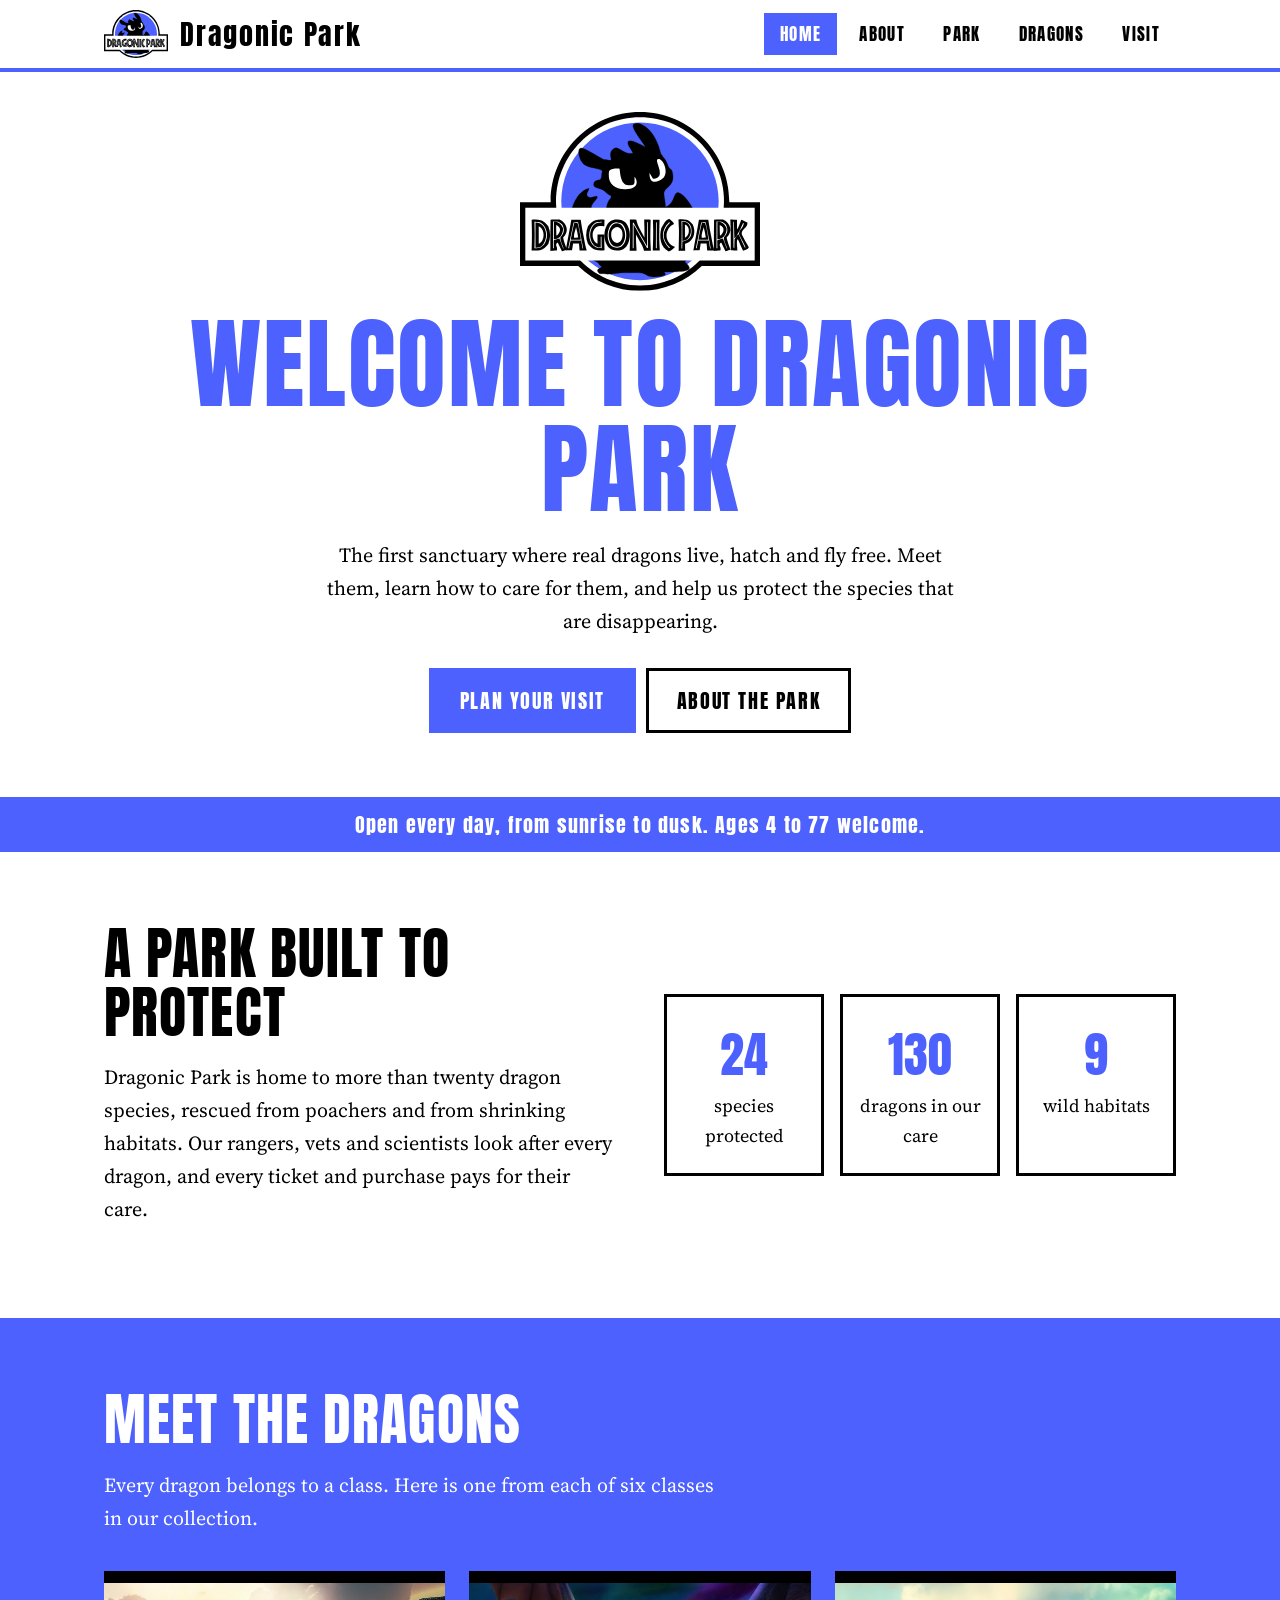
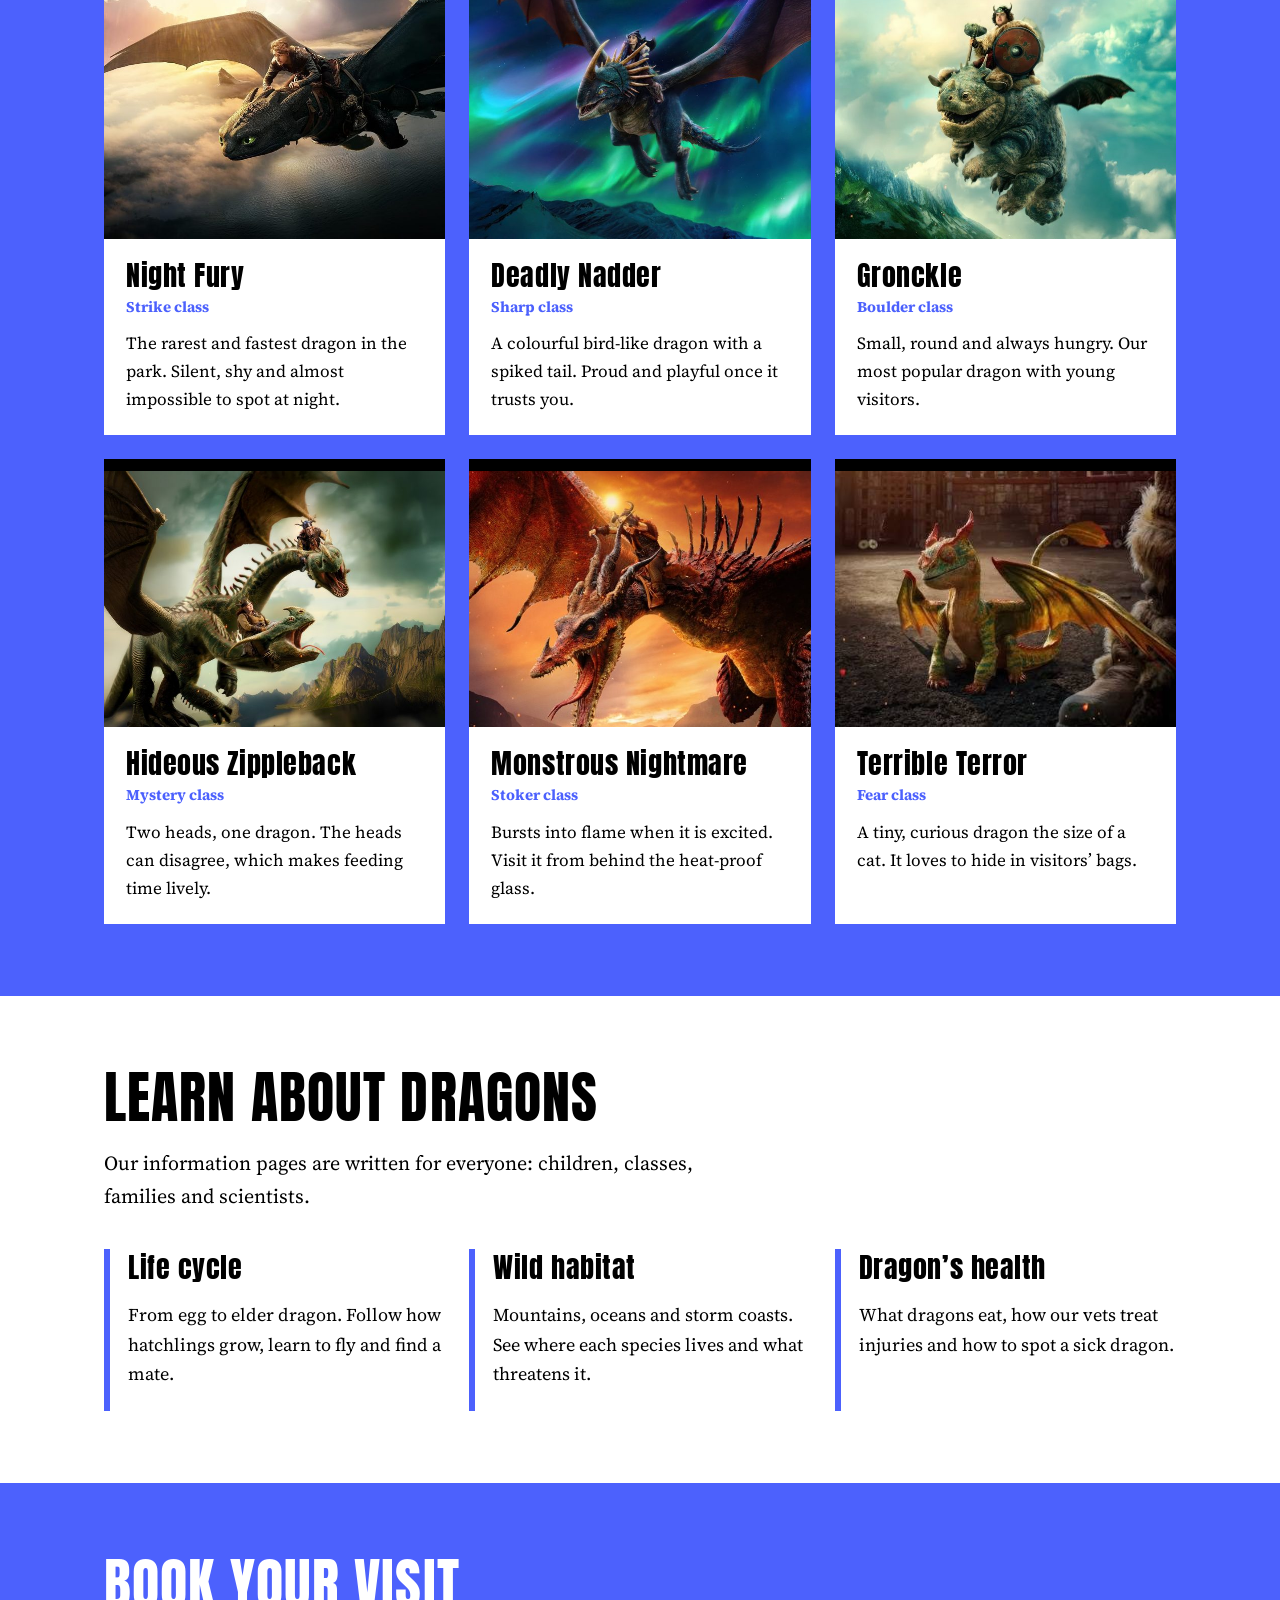
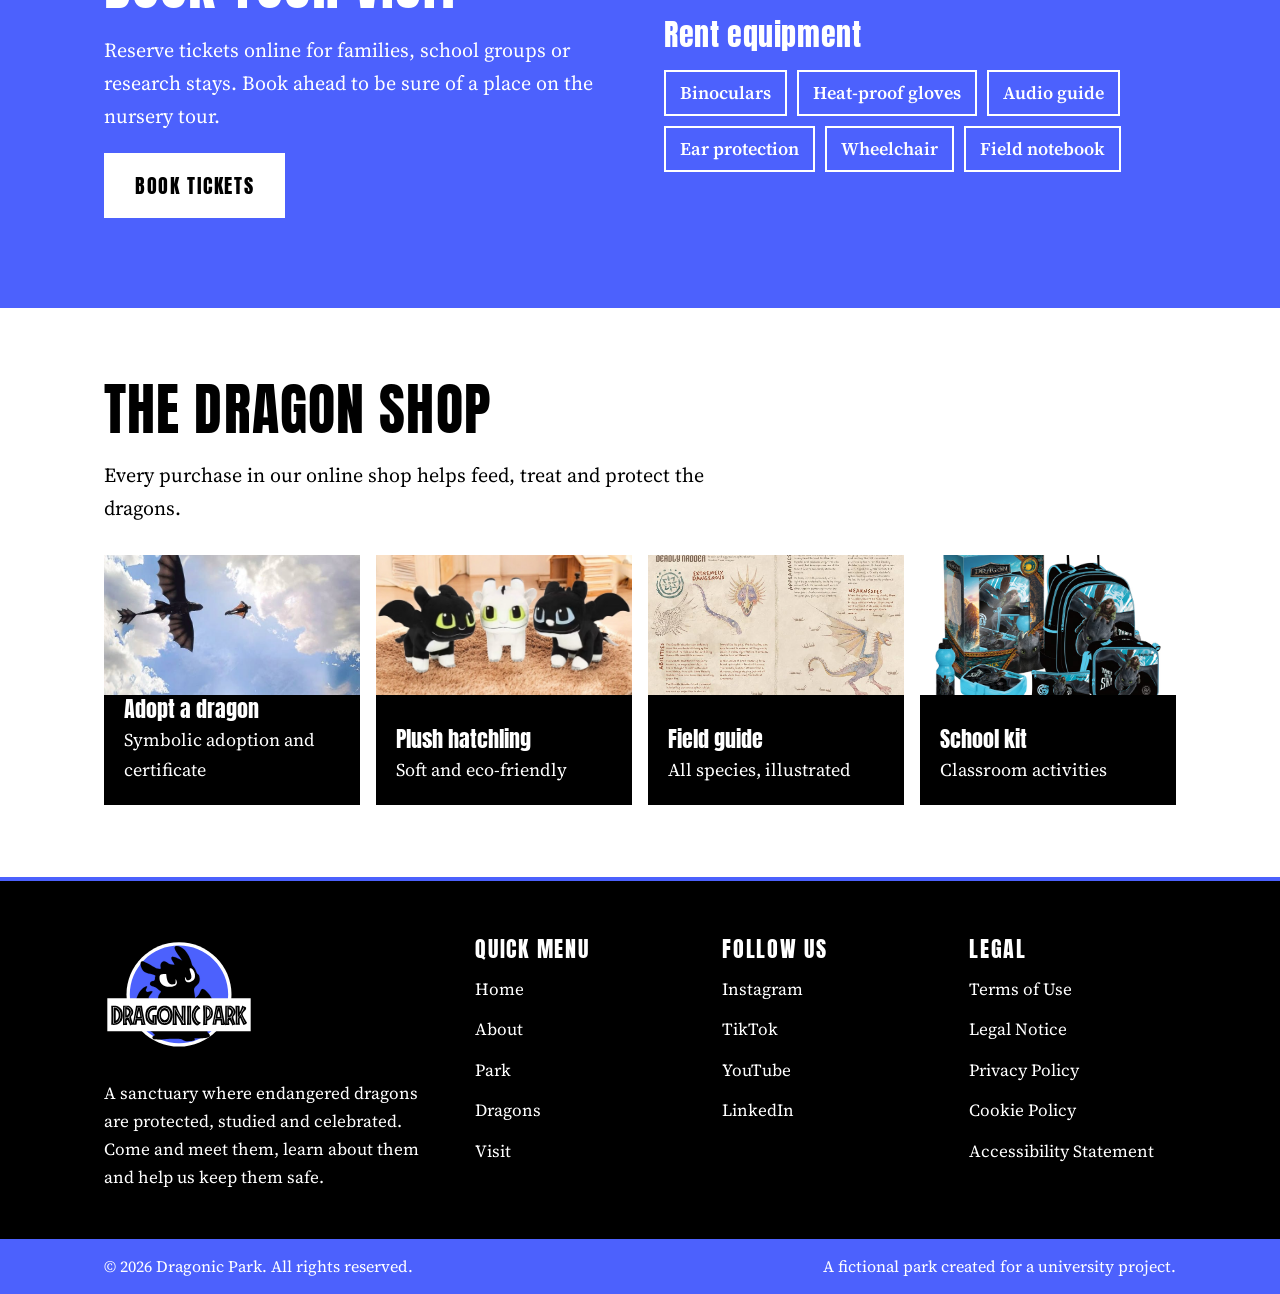
<file: index.html>
<!DOCTYPE html>
<html lang="en"><head><meta charset="UTF-8"><meta name="viewport" content="width=device-width, initial-scale=1">
<title>Home — Dragonic Park</title>
<link rel="preconnect" href="https://fonts.googleapis.com"><link rel="preconnect" href="https://fonts.gstatic.com" crossorigin>
<link href="https://fonts.googleapis.com/css2?family=Anton&family=Source+Serif+4:wght@400;600;700&display=swap" rel="stylesheet">
<link rel="stylesheet" href="style.css"></head><body>
<a class="skip" href="#main">Skip to main content</a>
<header class="top"><div class="wrap"><a class="brand" href="index.html"><img src="logo.svg" alt="">Dragonic Park</a><nav aria-label="Main navigation"><ul><li><a href="index.html" aria-current="page">Home</a></li><li><a href="about.html">About</a></li><li><a href="park.html">Park</a></li><li><a href="dragons.html">Dragons</a></li><li><a href="visit.html">Visit</a></li></ul></nav></div></header>
<main id="main"><div class="hero"><div class="wrap"><img class="emblem" src="logo.svg" alt="Dragonic Park logo">
<h1>Welcome to Dragonic Park</h1>
<p>The first sanctuary where real dragons live, hatch and fly free. Meet them, learn how to care for them, and help us protect the species that are disappearing.</p>
<a class="btn" href="visit.html">Plan your visit</a><a class="btn alt" href="about.html">About the park</a></div></div>
<div class="strip">Open every day, from sunrise to dusk. Ages 4 to 77 welcome.</div>
<section><div class="wrap cols"><div><h2>A park built to protect</h2><p class="lead">Dragonic Park is home to more than twenty dragon species, rescued from poachers and from shrinking habitats. Our rangers, vets and scientists look after every dragon, and every ticket and purchase pays for their care.</p></div>
<div class="stats"><div><b>24</b>species protected</div><div><b>130</b>dragons in our care</div><div><b>9</b>wild habitats</div></div></div></section>
<section class="dark" id="dragons"><div class="wrap"><h2>Meet the dragons</h2><p class="lead">Every dragon belongs to a class. Here is one from each of six classes in our collection.</p>
<div class="grid">
<article class="card"><img src="img/night-fury.jpg" alt="A Night Fury flying above the clouds with its rider" width="900" height="506" loading="lazy"><div class="card-body"><h3>Night Fury</h3><small>Strike class</small><p>The rarest and fastest dragon in the park. Silent, shy and almost impossible to spot at night.</p></div></article>
<article class="card"><img src="img/nadder.jpg" alt="A Deadly Nadder flying under the northern lights" width="900" height="506" loading="lazy"><div class="card-body"><h3>Deadly Nadder</h3><small>Sharp class</small><p>A colourful bird-like dragon with a spiked tail. Proud and playful once it trusts you.</p></div></article>
<article class="card"><img src="img/gronckle.jpg" alt="A Gronckle flying through clouds with its rider" width="900" height="506" loading="lazy"><div class="card-body"><h3>Gronckle</h3><small>Boulder class</small><p>Small, round and always hungry. Our most popular dragon with young visitors.</p></div></article>
<article class="card"><img src="img/zippleback.jpg" alt="A two-headed Hideous Zippleback in flight with two riders" width="900" height="506" loading="lazy"><div class="card-body"><h3>Hideous Zippleback</h3><small>Mystery class</small><p>Two heads, one dragon. The heads can disagree, which makes feeding time lively.</p></div></article>
<article class="card"><img src="img/nightmare.jpg" alt="A Monstrous Nightmare flying in a red sunset" width="900" height="506" loading="lazy"><div class="card-body"><h3>Monstrous Nightmare</h3><small>Stoker class</small><p>Bursts into flame when it is excited. Visit it from behind the heat-proof glass.</p></div></article>
<article class="card"><img src="img/terror.jpg" alt="A small Terrible Terror standing on the ground" width="900" height="506" loading="lazy"><div class="card-body"><h3>Terrible Terror</h3><small>Fear class</small><p>A tiny, curious dragon the size of a cat. It loves to hide in visitors’ bags.</p></div></article>
</div></div></section>
<section><div class="wrap"><h2>Learn about dragons</h2><p class="lead">Our information pages are written for everyone: children, classes, families and scientists.</p>
<div class="info"><article><h3>Life cycle</h3><p>From egg to elder dragon. Follow how hatchlings grow, learn to fly and find a mate.</p></article>
<article><h3>Wild habitat</h3><p>Mountains, oceans and storm coasts. See where each species lives and what threatens it.</p></article>
<article><h3>Dragon’s health</h3><p>What dragons eat, how our vets treat injuries and how to spot a sick dragon.</p></article></div></div></section>
<section class="dark" id="visit"><div class="wrap cols"><div><h2>Book your visit</h2><p class="lead">Reserve tickets online for families, school groups or research stays. Book ahead to be sure of a place on the nursery tour.</p>
<p><a class="btn" href="visit.html">Book tickets</a></p></div>
<div><h3 style="font-size:30px">Rent equipment</h3><ul class="tags"><li>Binoculars</li><li>Heat-proof gloves</li><li>Audio guide</li><li>Ear protection</li><li>Wheelchair</li><li>Field notebook</li></ul></div></div></section>
<section id="shop"><div class="wrap"><h2>The dragon shop</h2><p class="lead">Every purchase in our online shop helps feed, treat and protect the dragons.</p>
<ul class="shop"><li tabindex="0"><img src="img/shop-adopt.jpg" alt="" width="320" height="180"><b>Adopt a dragon</b>Symbolic adoption and certificate</li><li tabindex="0"><img src="img/shop-plush.jpg" alt="" width="320" height="180"><b>Plush hatchling</b>Soft and eco-friendly</li><li tabindex="0"><img src="img/shop-guide.jpg" alt="" width="320" height="180"><b>Field guide</b>All species, illustrated</li><li tabindex="0"><img src="img/shop-kit.jpg" alt="" width="320" height="180"><b>School kit</b>Classroom activities</li></ul></div></section></main>
<footer class="site-footer">
<div class="wrap foot-grid">
<div class="foot-about"><a href="index.html" class="foot-logo"><img src="logo.svg" alt="Dragonic Park logo" width="150" height="112"></a><p class="foot-brand"></p><p>A sanctuary where endangered dragons are protected, studied and celebrated. Come and meet them, learn about them and help us keep them safe.</p></div>
<nav aria-label="Quick menu"><h2>Quick menu</h2><ul><li><a href="index.html">Home</a></li><li><a href="about.html">About</a></li><li><a href="park.html">Park</a></li><li><a href="dragons.html">Dragons</a></li><li><a href="visit.html">Visit</a></li></ul></nav>
<nav aria-label="Social media"><h2>Follow us</h2><ul><li><a href="https://www.instagram.com/" target="_blank" rel="noopener noreferrer">Instagram<span class="sr"> (opens in a new tab)</span></a></li><li><a href="https://www.tiktok.com/" target="_blank" rel="noopener noreferrer">TikTok<span class="sr"> (opens in a new tab)</span></a></li><li><a href="https://www.youtube.com/" target="_blank" rel="noopener noreferrer">YouTube<span class="sr"> (opens in a new tab)</span></a></li><li><a href="https://www.linkedin.com/" target="_blank" rel="noopener noreferrer">LinkedIn<span class="sr"> (opens in a new tab)</span></a></li></ul></nav>
<nav aria-label="Legal information"><h2>Legal</h2><ul><li><a href="terms.html">Terms of Use</a></li><li><a href="legal-notice.html">Legal Notice</a></li><li><a href="privacy.html">Privacy Policy</a></li><li><a href="cookies.html">Cookie Policy</a></li><li><a href="accessibility.html">Accessibility Statement</a></li></ul></nav>
</div>
<div class="foot-bottom"><div class="wrap"><p>© 2026 Dragonic Park. All rights reserved.</p><p>A fictional park created for a university project.</p></div></div>
</footer>
</body></html>
</file>
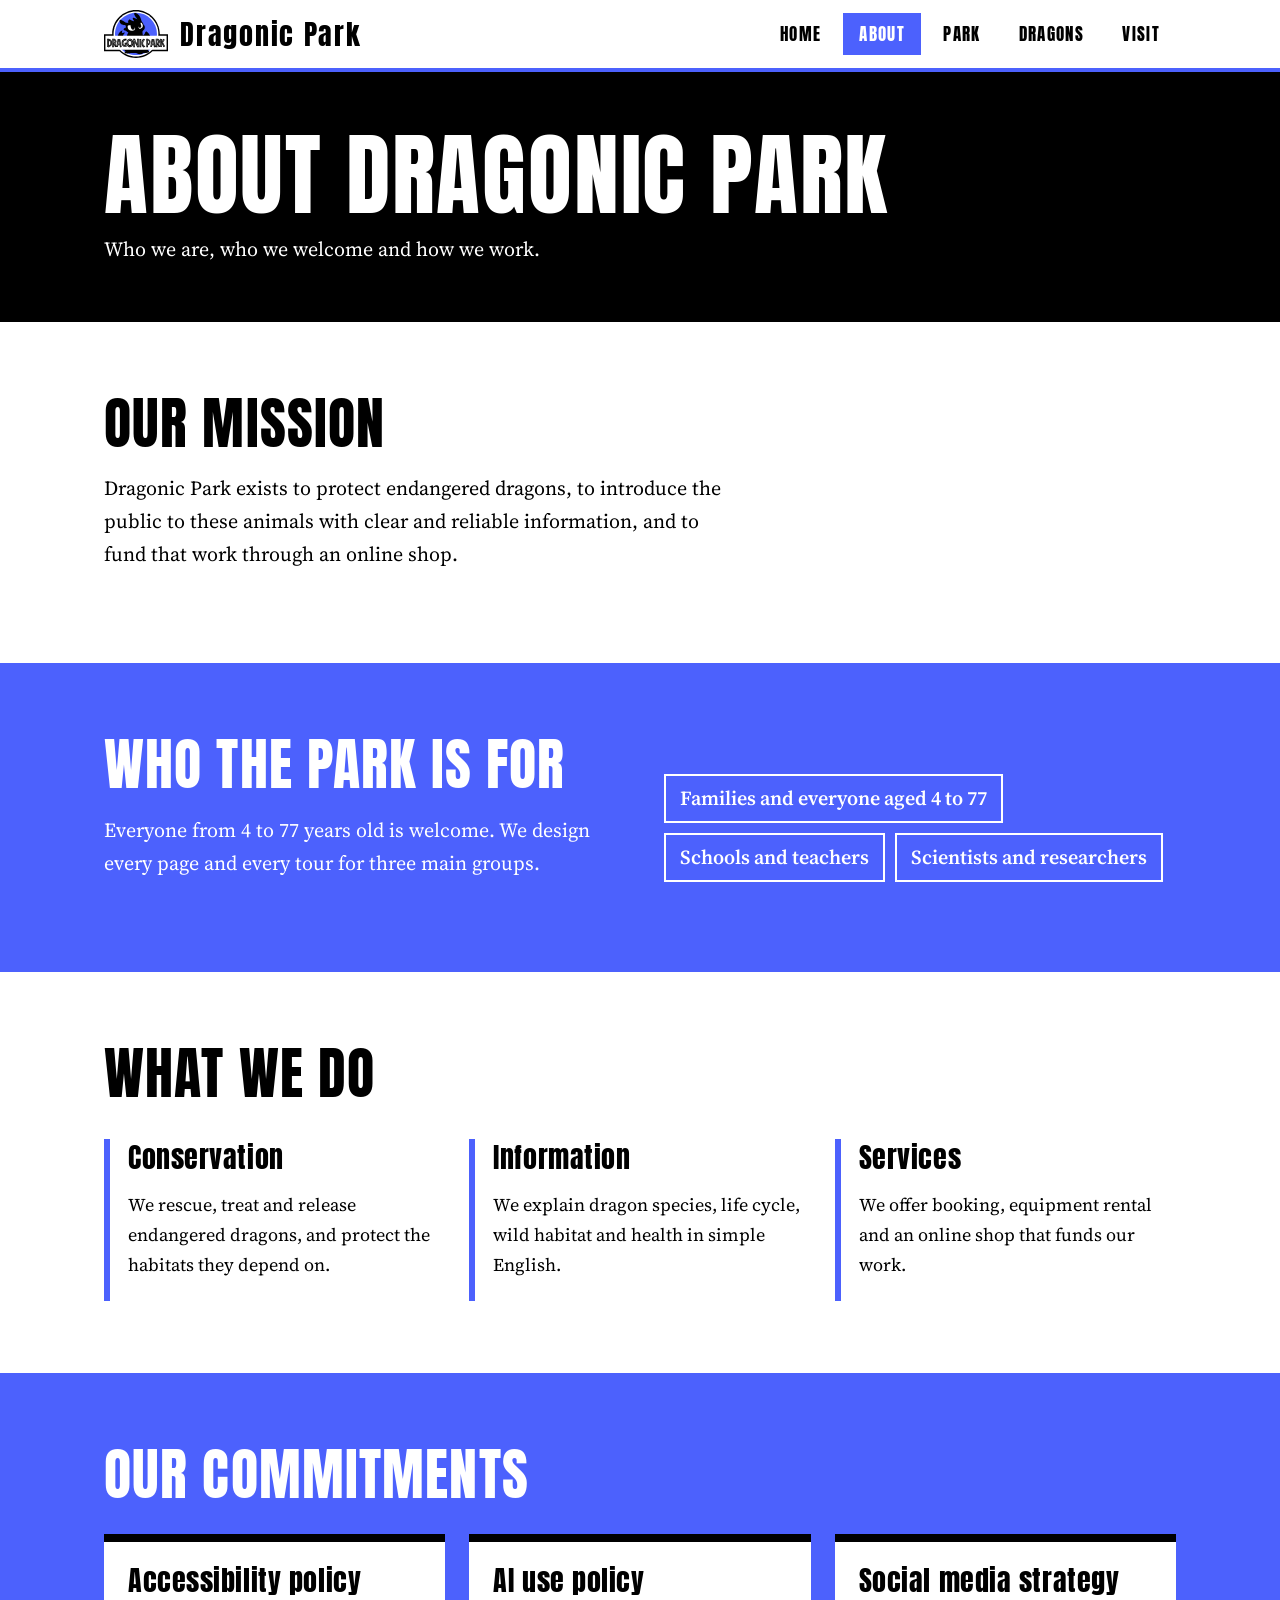
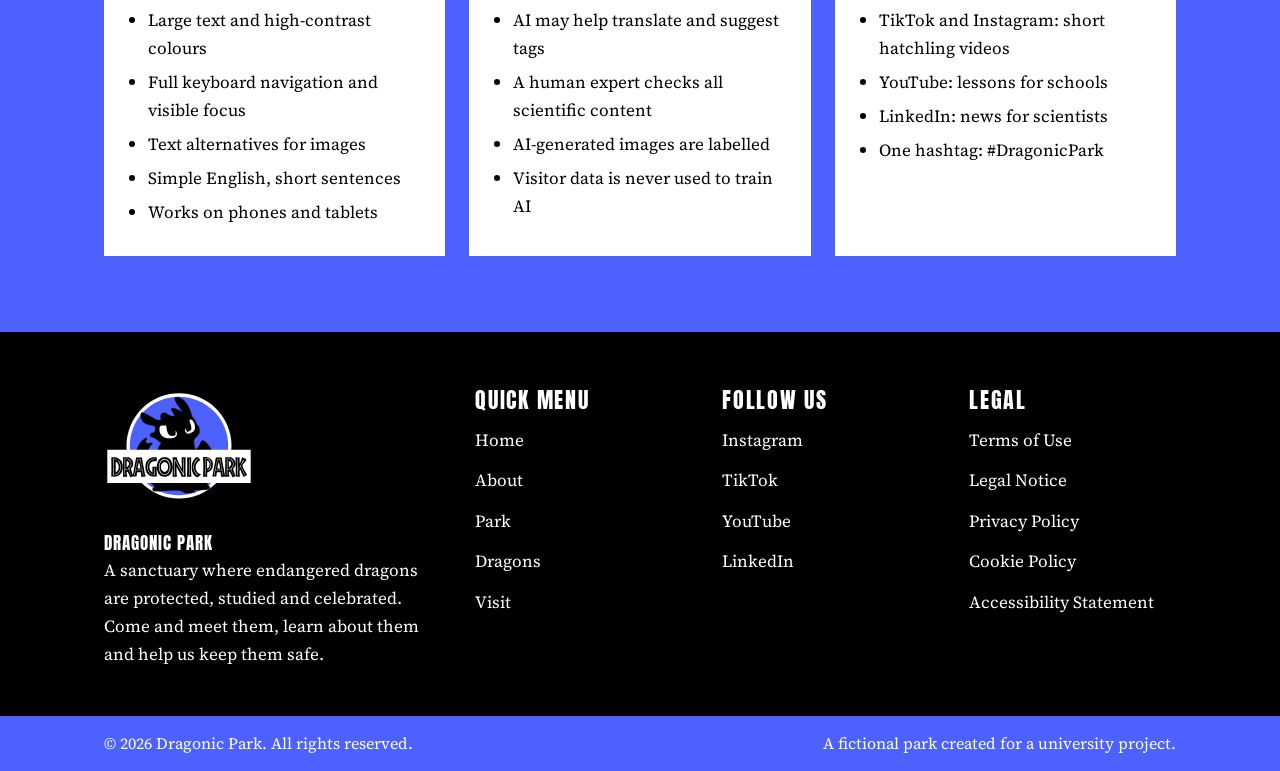
<file: about.html>
<!DOCTYPE html>
<html lang="en"><head><meta charset="UTF-8"><meta name="viewport" content="width=device-width, initial-scale=1">
<title>About — Dragonic Park</title>
<link rel="preconnect" href="https://fonts.googleapis.com"><link rel="preconnect" href="https://fonts.gstatic.com" crossorigin>
<link href="https://fonts.googleapis.com/css2?family=Anton&family=Source+Serif+4:wght@400;600;700&display=swap" rel="stylesheet">
<link rel="stylesheet" href="style.css"></head><body>
<a class="skip" href="#main">Skip to main content</a>
<header class="top"><div class="wrap"><a class="brand" href="index.html"><img src="logo.svg" alt="">Dragonic Park</a><nav aria-label="Main navigation"><ul><li><a href="index.html">Home</a></li><li><a href="about.html" aria-current="page">About</a></li><li><a href="park.html">Park</a></li><li><a href="dragons.html">Dragons</a></li><li><a href="visit.html">Visit</a></li></ul></nav></div></header>
<main id="main"><div class="page-title"><div class="wrap"><h1>About Dragonic Park</h1><p>Who we are, who we welcome and how we work.</p></div></div>
<section><div class="wrap"><h2>Our mission</h2><p class="lead">Dragonic Park exists to protect endangered dragons, to introduce the public to these animals with clear and reliable information, and to fund that work through an online shop.</p></div></section>
<section class="dark"><div class="wrap cols"><div><h2>Who the park is for</h2><p class="lead">Everyone from 4 to 77 years old is welcome. We design every page and every tour for three main groups.</p></div>
<ul class="tags" style="font-size:20px"><li>Families and everyone aged 4 to 77</li><li>Schools and teachers</li><li>Scientists and researchers</li></ul></div></section>
<section><div class="wrap"><h2>What we do</h2><div class="info"><article><h3>Conservation</h3><p>We rescue, treat and release endangered dragons, and protect the habitats they depend on.</p></article>
<article><h3>Information</h3><p>We explain dragon species, life cycle, wild habitat and health in simple English.</p></article>
<article><h3>Services</h3><p>We offer booking, equipment rental and an online shop that funds our work.</p></article></div></div></section>
<section class="dark"><div class="wrap"><h2>Our commitments</h2><div class="policy" style="color:#000">
<article><h3>Accessibility policy</h3><ul><li>Large text and high-contrast colours</li><li>Full keyboard navigation and visible focus</li><li>Text alternatives for images</li><li>Simple English, short sentences</li><li>Works on phones and tablets</li></ul></article>
<article><h3>AI use policy</h3><ul><li>AI may help translate and suggest tags</li><li>A human expert checks all scientific content</li><li>AI-generated images are labelled</li><li>Visitor data is never used to train AI</li></ul></article>
<article><h3>Social media strategy</h3><ul><li>TikTok and Instagram: short hatchling videos</li><li>YouTube: lessons for schools</li><li>LinkedIn: news for scientists</li><li>One hashtag: #DragonicPark</li></ul></article></div></div></section></main>
<footer class="site-footer">
<div class="wrap foot-grid">
<div class="foot-about"><a href="index.html" class="foot-logo"><img src="logo.svg" alt="Dragonic Park logo" width="150" height="112"></a><p class="foot-brand">Dragonic Park</p><p>A sanctuary where endangered dragons are protected, studied and celebrated. Come and meet them, learn about them and help us keep them safe.</p></div>
<nav aria-label="Quick menu"><h2>Quick menu</h2><ul><li><a href="index.html">Home</a></li><li><a href="about.html">About</a></li><li><a href="park.html">Park</a></li><li><a href="dragons.html">Dragons</a></li><li><a href="visit.html">Visit</a></li></ul></nav>
<nav aria-label="Social media"><h2>Follow us</h2><ul><li><a href="https://www.instagram.com/" target="_blank" rel="noopener noreferrer">Instagram<span class="sr"> (opens in a new tab)</span></a></li><li><a href="https://www.tiktok.com/" target="_blank" rel="noopener noreferrer">TikTok<span class="sr"> (opens in a new tab)</span></a></li><li><a href="https://www.youtube.com/" target="_blank" rel="noopener noreferrer">YouTube<span class="sr"> (opens in a new tab)</span></a></li><li><a href="https://www.linkedin.com/" target="_blank" rel="noopener noreferrer">LinkedIn<span class="sr"> (opens in a new tab)</span></a></li></ul></nav>
<nav aria-label="Legal information"><h2>Legal</h2><ul><li><a href="terms.html">Terms of Use</a></li><li><a href="legal-notice.html">Legal Notice</a></li><li><a href="privacy.html">Privacy Policy</a></li><li><a href="cookies.html">Cookie Policy</a></li><li><a href="accessibility.html">Accessibility Statement</a></li></ul></nav>
</div>
<div class="foot-bottom"><div class="wrap"><p>© 2026 Dragonic Park. All rights reserved.</p><p>A fictional park created for a university project.</p></div></div>
</footer>
</body></html>
</file>
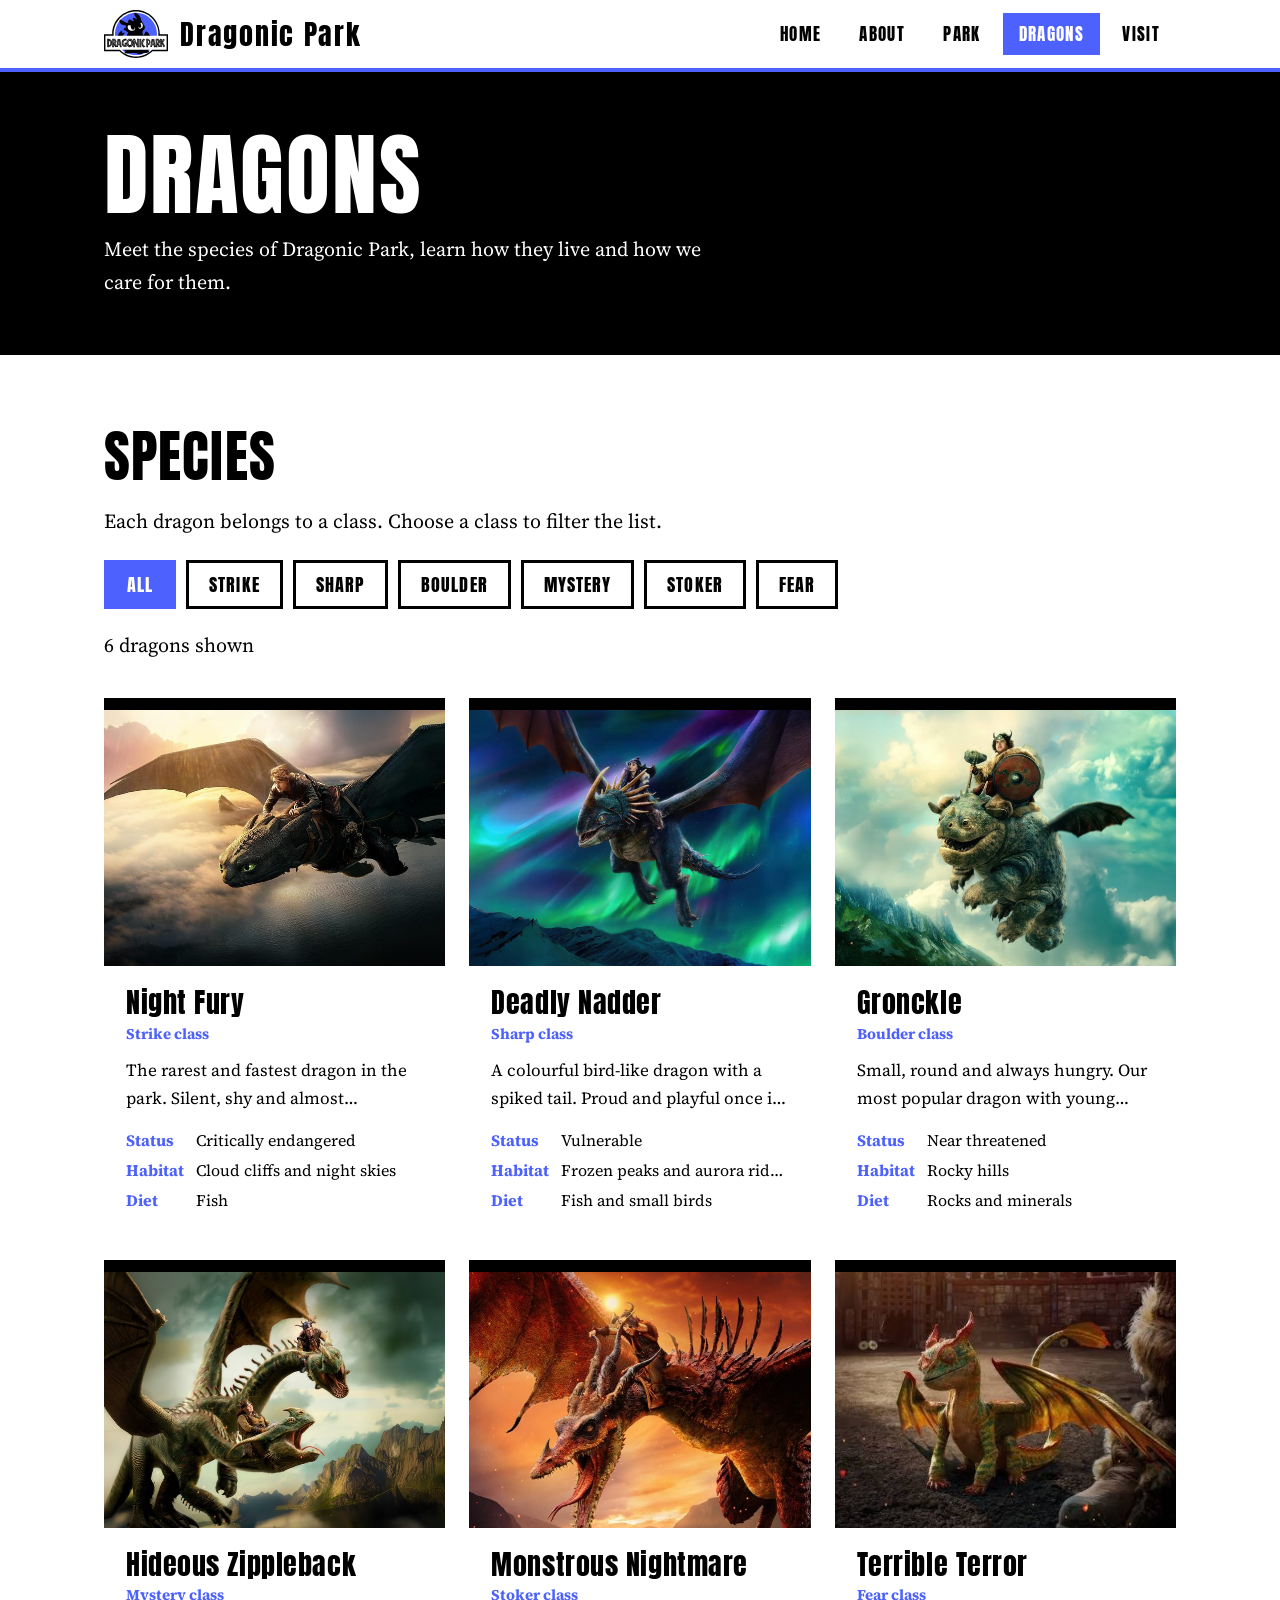
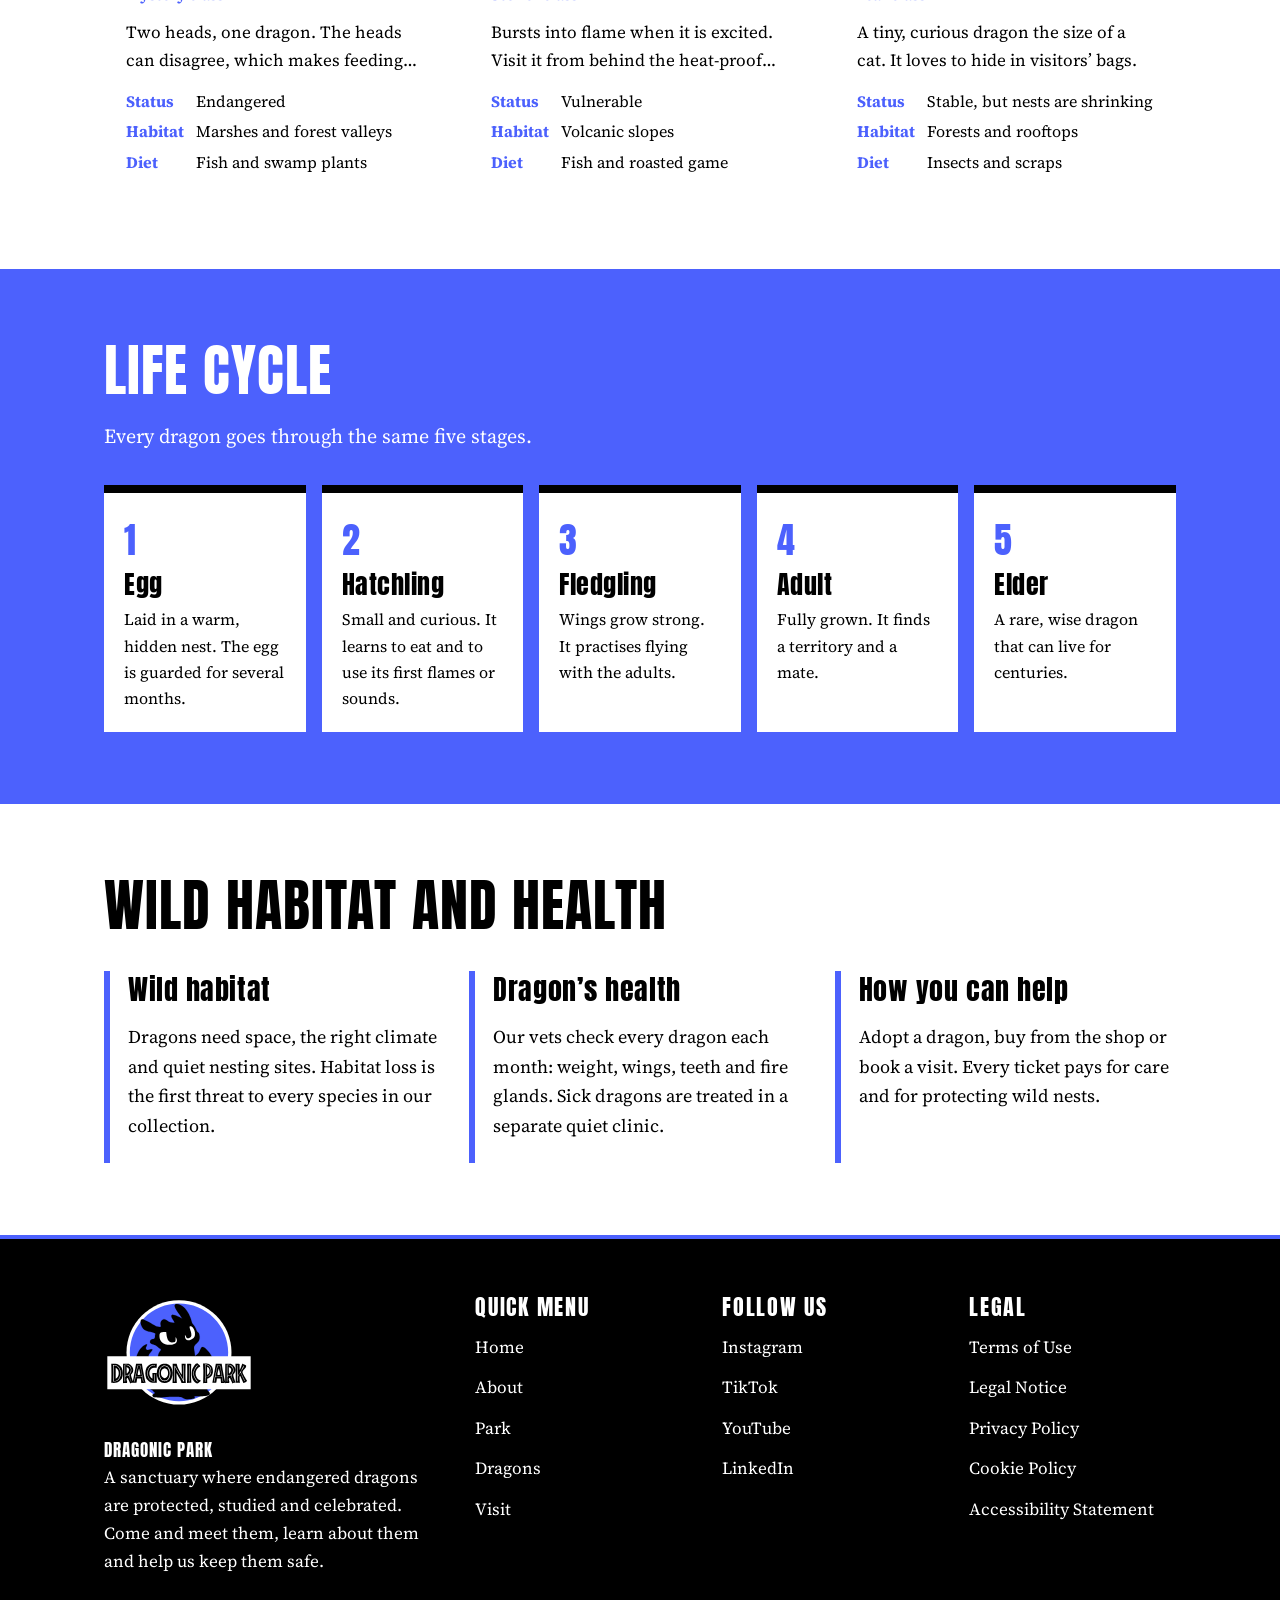
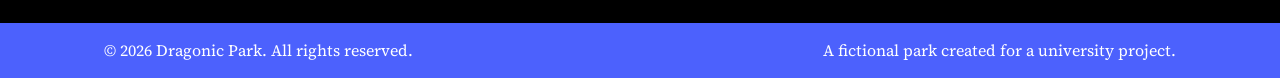
<file: dragons.html>
<!DOCTYPE html>
<html lang="en"><head><meta charset="UTF-8"><meta name="viewport" content="width=device-width, initial-scale=1">
<title>Dragons — Dragonic Park</title>
<link rel="preconnect" href="https://fonts.googleapis.com"><link rel="preconnect" href="https://fonts.gstatic.com" crossorigin>
<link href="https://fonts.googleapis.com/css2?family=Anton&family=Source+Serif+4:wght@400;600;700&display=swap" rel="stylesheet">
<link rel="stylesheet" href="style.css"></head><body>
<a class="skip" href="#main">Skip to main content</a>
<header class="top"><div class="wrap"><a class="brand" href="index.html"><img src="logo.svg" alt="">Dragonic Park</a><nav aria-label="Main navigation"><ul><li><a href="index.html">Home</a></li><li><a href="about.html">About</a></li><li><a href="park.html">Park</a></li><li><a href="dragons.html" aria-current="page">Dragons</a></li><li><a href="visit.html">Visit</a></li></ul></nav></div></header>
<main class="dragons" id="main"><div class="page-title"><div class="wrap"><h1>Dragons</h1><p>Meet the species of Dragonic Park, learn how they live and how we care for them.</p></div></div>
<section><div class="wrap"><h2>Species</h2><p class="lead">Each dragon belongs to a class. Choose a class to filter the list.</p>
<div class="chips" role="group" aria-label="Filter dragons by class"><button type="button" class="chip" data-filter="all" aria-pressed="true">All</button><button type="button" class="chip" data-filter="Strike" aria-pressed="false">Strike</button><button type="button" class="chip" data-filter="Sharp" aria-pressed="false">Sharp</button><button type="button" class="chip" data-filter="Boulder" aria-pressed="false">Boulder</button><button type="button" class="chip" data-filter="Mystery" aria-pressed="false">Mystery</button><button type="button" class="chip" data-filter="Stoker" aria-pressed="false">Stoker</button><button type="button" class="chip" data-filter="Fear" aria-pressed="false">Fear</button></div>
<p id="count" class="lead" role="status" aria-live="polite"></p>
<div class="grid" id="dragon-grid"><article class="card" data-class="Strike"><img src="img/night-fury.jpg" alt="A Night Fury flying above the clouds with its rider" width="900" height="506" loading="lazy"><div class="card-body"><h3>Night Fury</h3><small>Strike class</small><p>The rarest and fastest dragon in the park. Silent, shy and almost impossible to spot at night.</p><dl class="facts"><dt>Status</dt><dd>Critically endangered</dd><dt>Habitat</dt><dd>Cloud cliffs and night skies</dd><dt>Diet</dt><dd>Fish</dd></dl></div></article><article class="card" data-class="Sharp"><img src="img/nadder.jpg" alt="A Deadly Nadder flying under the northern lights" width="900" height="506" loading="lazy"><div class="card-body"><h3>Deadly Nadder</h3><small>Sharp class</small><p>A colourful bird-like dragon with a spiked tail. Proud and playful once it trusts you.</p><dl class="facts"><dt>Status</dt><dd>Vulnerable</dd><dt>Habitat</dt><dd>Frozen peaks and aurora ridges</dd><dt>Diet</dt><dd>Fish and small birds</dd></dl></div></article><article class="card" data-class="Boulder"><img src="img/gronckle.jpg" alt="A Gronckle flying through clouds with its rider" width="900" height="506" loading="lazy"><div class="card-body"><h3>Gronckle</h3><small>Boulder class</small><p>Small, round and always hungry. Our most popular dragon with young visitors.</p><dl class="facts"><dt>Status</dt><dd>Near threatened</dd><dt>Habitat</dt><dd>Rocky hills</dd><dt>Diet</dt><dd>Rocks and minerals</dd></dl></div></article><article class="card" data-class="Mystery"><img src="img/zippleback.jpg" alt="A two-headed Hideous Zippleback in flight with two riders" width="900" height="506" loading="lazy"><div class="card-body"><h3>Hideous Zippleback</h3><small>Mystery class</small><p>Two heads, one dragon. The heads can disagree, which makes feeding time lively.</p><dl class="facts"><dt>Status</dt><dd>Endangered</dd><dt>Habitat</dt><dd>Marshes and forest valleys</dd><dt>Diet</dt><dd>Fish and swamp plants</dd></dl></div></article><article class="card" data-class="Stoker"><img src="img/nightmare.jpg" alt="A Monstrous Nightmare flying in a red sunset" width="900" height="506" loading="lazy"><div class="card-body"><h3>Monstrous Nightmare</h3><small>Stoker class</small><p>Bursts into flame when it is excited. Visit it from behind the heat-proof glass.</p><dl class="facts"><dt>Status</dt><dd>Vulnerable</dd><dt>Habitat</dt><dd>Volcanic slopes</dd><dt>Diet</dt><dd>Fish and roasted game</dd></dl></div></article><article class="card" data-class="Fear"><img src="img/terror.jpg" alt="A small Terrible Terror standing on the ground" width="900" height="506" loading="lazy"><div class="card-body"><h3>Terrible Terror</h3><small>Fear class</small><p>A tiny, curious dragon the size of a cat. It loves to hide in visitors’ bags.</p><dl class="facts"><dt>Status</dt><dd>Stable, but nests are shrinking</dd><dt>Habitat</dt><dd>Forests and rooftops</dd><dt>Diet</dt><dd>Insects and scraps</dd></dl></div></article></div></div></section>
<section class="dark"><div class="wrap"><h2>Life cycle</h2><p class="lead">Every dragon goes through the same five stages.</p><ol class="steps"><li><h3>Egg</h3><p>Laid in a warm, hidden nest. The egg is guarded for several months.</p></li><li><h3>Hatchling</h3><p>Small and curious. It learns to eat and to use its first flames or sounds.</p></li><li><h3>Fledgling</h3><p>Wings grow strong. It practises flying with the adults.</p></li><li><h3>Adult</h3><p>Fully grown. It finds a territory and a mate.</p></li><li><h3>Elder</h3><p>A rare, wise dragon that can live for centuries.</p></li></ol></div></section>
<section><div class="wrap"><h2>Wild habitat and health</h2><div class="info">
<article><h3>Wild habitat</h3><p>Dragons need space, the right climate and quiet nesting sites. Habitat loss is the first threat to every species in our collection.</p></article>
<article><h3>Dragon’s health</h3><p>Our vets check every dragon each month: weight, wings, teeth and fire glands. Sick dragons are treated in a separate quiet clinic.</p></article>
<article><h3>How you can help</h3><p>Adopt a dragon, buy from the shop or book a visit. Every ticket pays for care and for protecting wild nests.</p></article></div></div></section></main>
<footer class="site-footer">
<div class="wrap foot-grid">
<div class="foot-about"><a href="index.html" class="foot-logo"><img src="logo.svg" alt="Dragonic Park logo" width="150" height="112"></a><p class="foot-brand">Dragonic Park</p><p>A sanctuary where endangered dragons are protected, studied and celebrated. Come and meet them, learn about them and help us keep them safe.</p></div>
<nav aria-label="Quick menu"><h2>Quick menu</h2><ul><li><a href="index.html">Home</a></li><li><a href="about.html">About</a></li><li><a href="park.html">Park</a></li><li><a href="dragons.html">Dragons</a></li><li><a href="visit.html">Visit</a></li></ul></nav>
<nav aria-label="Social media"><h2>Follow us</h2><ul><li><a href="https://www.instagram.com/" target="_blank" rel="noopener noreferrer">Instagram<span class="sr"> (opens in a new tab)</span></a></li><li><a href="https://www.tiktok.com/" target="_blank" rel="noopener noreferrer">TikTok<span class="sr"> (opens in a new tab)</span></a></li><li><a href="https://www.youtube.com/" target="_blank" rel="noopener noreferrer">YouTube<span class="sr"> (opens in a new tab)</span></a></li><li><a href="https://www.linkedin.com/" target="_blank" rel="noopener noreferrer">LinkedIn<span class="sr"> (opens in a new tab)</span></a></li></ul></nav>
<nav aria-label="Legal information"><h2>Legal</h2><ul><li><a href="terms.html">Terms of Use</a></li><li><a href="legal-notice.html">Legal Notice</a></li><li><a href="privacy.html">Privacy Policy</a></li><li><a href="cookies.html">Cookie Policy</a></li><li><a href="accessibility.html">Accessibility Statement</a></li></ul></nav>
</div>
<div class="foot-bottom"><div class="wrap"><p>© 2026 Dragonic Park. All rights reserved.</p><p>A fictional park created for a university project.</p></div></div>
</footer>
<script>
(function(){var b=document.querySelectorAll('.chip'),c=document.querySelectorAll('#dragon-grid .card'),n=document.getElementById('count');
function f(v){var k=0;c.forEach(function(x){var s=v==='all'||x.dataset.class===v;x.hidden=!s;if(s)k++});b.forEach(function(y){y.setAttribute('aria-pressed',y.dataset.filter===v)});n.textContent=k+(k===1?' dragon shown':' dragons shown')}
b.forEach(function(y){y.addEventListener('click',function(){f(y.dataset.filter)})});f('all')})();
</script>
</body></html>
</file>
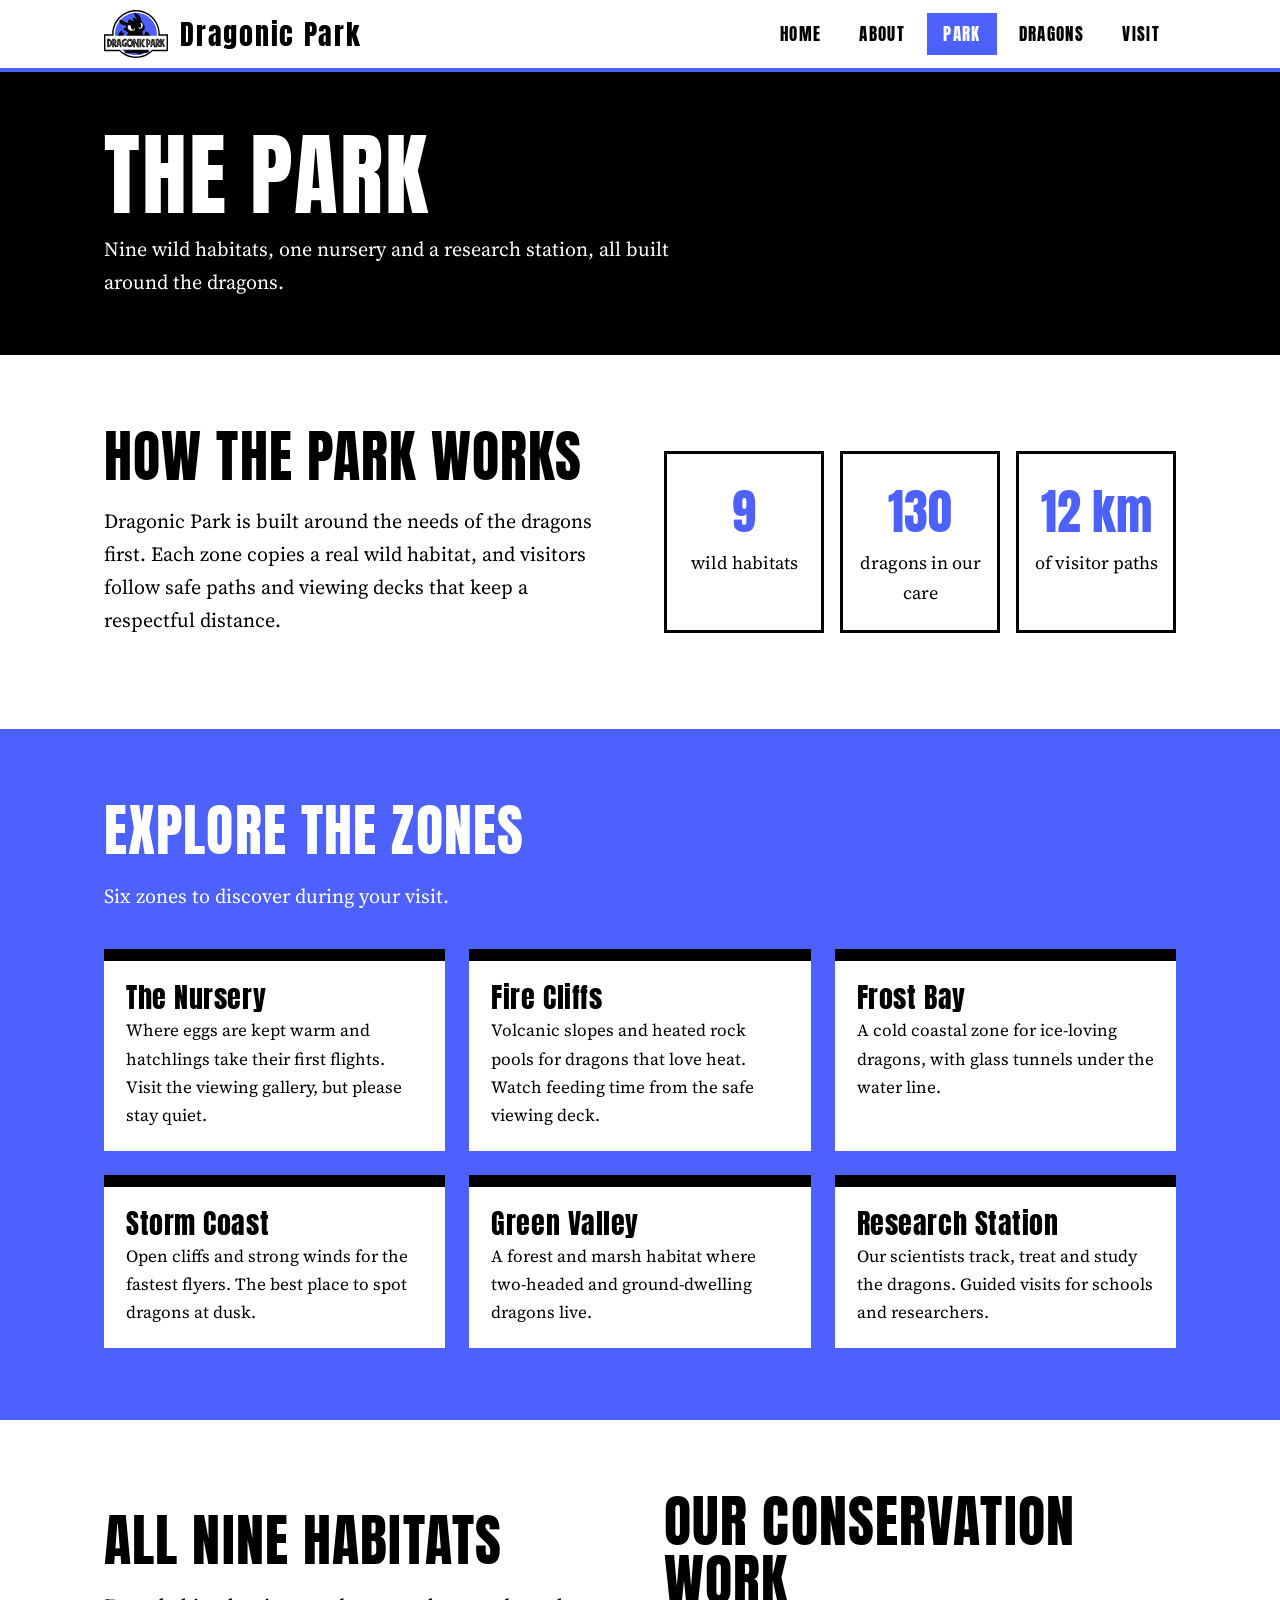
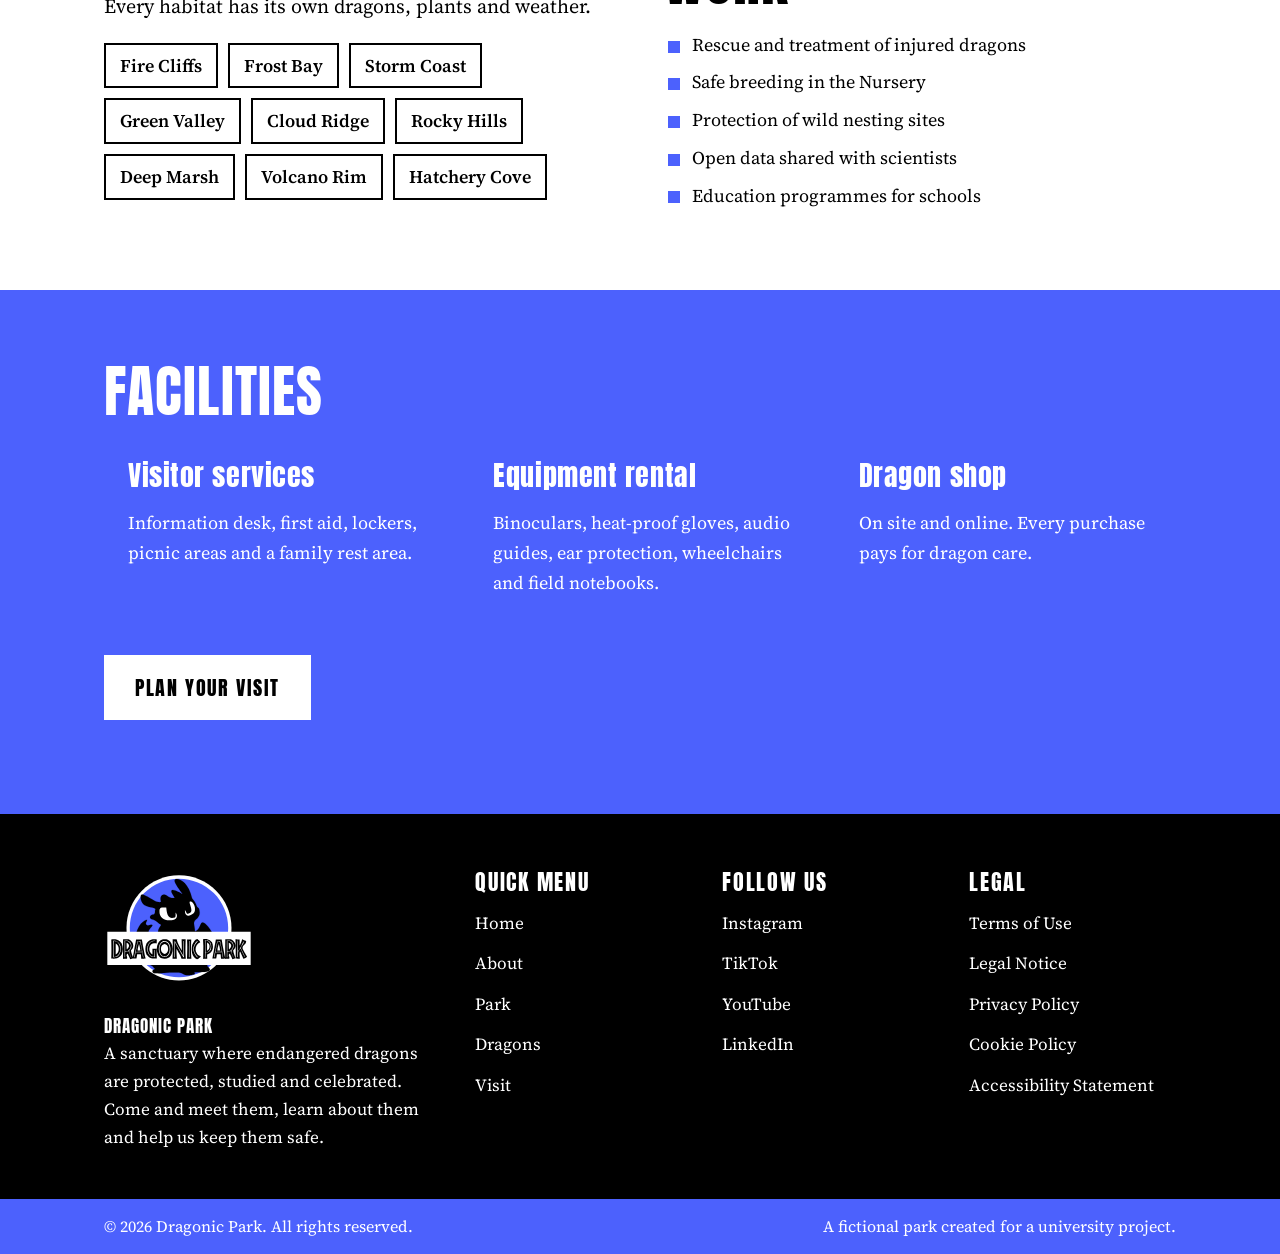
<file: park.html>
<!DOCTYPE html>
<html lang="en"><head><meta charset="UTF-8"><meta name="viewport" content="width=device-width, initial-scale=1">
<title>The Park — Dragonic Park</title>
<link rel="preconnect" href="https://fonts.googleapis.com"><link rel="preconnect" href="https://fonts.gstatic.com" crossorigin>
<link href="https://fonts.googleapis.com/css2?family=Anton&family=Source+Serif+4:wght@400;600;700&display=swap" rel="stylesheet">
<link rel="stylesheet" href="style.css"></head><body>
<a class="skip" href="#main">Skip to main content</a>
<header class="top"><div class="wrap"><a class="brand" href="index.html"><img src="logo.svg" alt="">Dragonic Park</a><nav aria-label="Main navigation"><ul><li><a href="index.html">Home</a></li><li><a href="about.html">About</a></li><li><a href="park.html" aria-current="page">Park</a></li><li><a href="dragons.html">Dragons</a></li><li><a href="visit.html">Visit</a></li></ul></nav></div></header>
<main id="main"><div class="page-title"><div class="wrap"><h1>The Park</h1><p>Nine wild habitats, one nursery and a research station, all built around the dragons.</p></div></div>
<section><div class="wrap cols"><div><h2>How the park works</h2><p class="lead">Dragonic Park is built around the needs of the dragons first. Each zone copies a real wild habitat, and visitors follow safe paths and viewing decks that keep a respectful distance.</p></div>
<div class="stats"><div><b>9</b>wild habitats</div><div><b>130</b>dragons in our care</div><div><b>12 km</b>of visitor paths</div></div></div></section>
<section class="dark"><div class="wrap"><h2>Explore the zones</h2><p class="lead">Six zones to discover during your visit.</p><div class="grid"><article class="card"><div class="card-body"><h3>The Nursery</h3><p>Where eggs are kept warm and hatchlings take their first flights. Visit the viewing gallery, but please stay quiet.</p></div></article><article class="card"><div class="card-body"><h3>Fire Cliffs</h3><p>Volcanic slopes and heated rock pools for dragons that love heat. Watch feeding time from the safe viewing deck.</p></div></article><article class="card"><div class="card-body"><h3>Frost Bay</h3><p>A cold coastal zone for ice-loving dragons, with glass tunnels under the water line.</p></div></article><article class="card"><div class="card-body"><h3>Storm Coast</h3><p>Open cliffs and strong winds for the fastest flyers. The best place to spot dragons at dusk.</p></div></article><article class="card"><div class="card-body"><h3>Green Valley</h3><p>A forest and marsh habitat where two-headed and ground-dwelling dragons live.</p></div></article><article class="card"><div class="card-body"><h3>Research Station</h3><p>Our scientists track, treat and study the dragons. Guided visits for schools and researchers.</p></div></article></div></div></section>
<section><div class="wrap cols"><div><h2>All nine habitats</h2><p class="lead">Every habitat has its own dragons, plants and weather.</p><ul class="tags"><li>Fire Cliffs</li><li>Frost Bay</li><li>Storm Coast</li><li>Green Valley</li><li>Cloud Ridge</li><li>Rocky Hills</li><li>Deep Marsh</li><li>Volcano Rim</li><li>Hatchery Cove</li></ul></div>
<div><h2>Our conservation work</h2><ul class="check"><li>Rescue and treatment of injured dragons</li><li>Safe breeding in the Nursery</li><li>Protection of wild nesting sites</li><li>Open data shared with scientists</li><li>Education programmes for schools</li></ul></div></div></section>
<section class="dark"><div class="wrap"><h2>Facilities</h2><div class="info">
<article><h3>Visitor services</h3><p>Information desk, first aid, lockers, picnic areas and a family rest area.</p></article>
<article><h3>Equipment rental</h3><p>Binoculars, heat-proof gloves, audio guides, ear protection, wheelchairs and field notebooks.</p></article>
<article><h3>Dragon shop</h3><p>On site and online. Every purchase pays for dragon care.</p></article></div>
<p style="margin-top:36px"><a class="btn" href="visit.html">Plan your visit</a></p></div></section></main>
<footer class="site-footer">
<div class="wrap foot-grid">
<div class="foot-about"><a href="index.html" class="foot-logo"><img src="logo.svg" alt="Dragonic Park logo" width="150" height="112"></a><p class="foot-brand">Dragonic Park</p><p>A sanctuary where endangered dragons are protected, studied and celebrated. Come and meet them, learn about them and help us keep them safe.</p></div>
<nav aria-label="Quick menu"><h2>Quick menu</h2><ul><li><a href="index.html">Home</a></li><li><a href="about.html">About</a></li><li><a href="park.html">Park</a></li><li><a href="dragons.html">Dragons</a></li><li><a href="visit.html">Visit</a></li></ul></nav>
<nav aria-label="Social media"><h2>Follow us</h2><ul><li><a href="https://www.instagram.com/" target="_blank" rel="noopener noreferrer">Instagram<span class="sr"> (opens in a new tab)</span></a></li><li><a href="https://www.tiktok.com/" target="_blank" rel="noopener noreferrer">TikTok<span class="sr"> (opens in a new tab)</span></a></li><li><a href="https://www.youtube.com/" target="_blank" rel="noopener noreferrer">YouTube<span class="sr"> (opens in a new tab)</span></a></li><li><a href="https://www.linkedin.com/" target="_blank" rel="noopener noreferrer">LinkedIn<span class="sr"> (opens in a new tab)</span></a></li></ul></nav>
<nav aria-label="Legal information"><h2>Legal</h2><ul><li><a href="terms.html">Terms of Use</a></li><li><a href="legal-notice.html">Legal Notice</a></li><li><a href="privacy.html">Privacy Policy</a></li><li><a href="cookies.html">Cookie Policy</a></li><li><a href="accessibility.html">Accessibility Statement</a></li></ul></nav>
</div>
<div class="foot-bottom"><div class="wrap"><p>© 2026 Dragonic Park. All rights reserved.</p><p>A fictional park created for a university project.</p></div></div>
</footer>
</body></html>
</file>
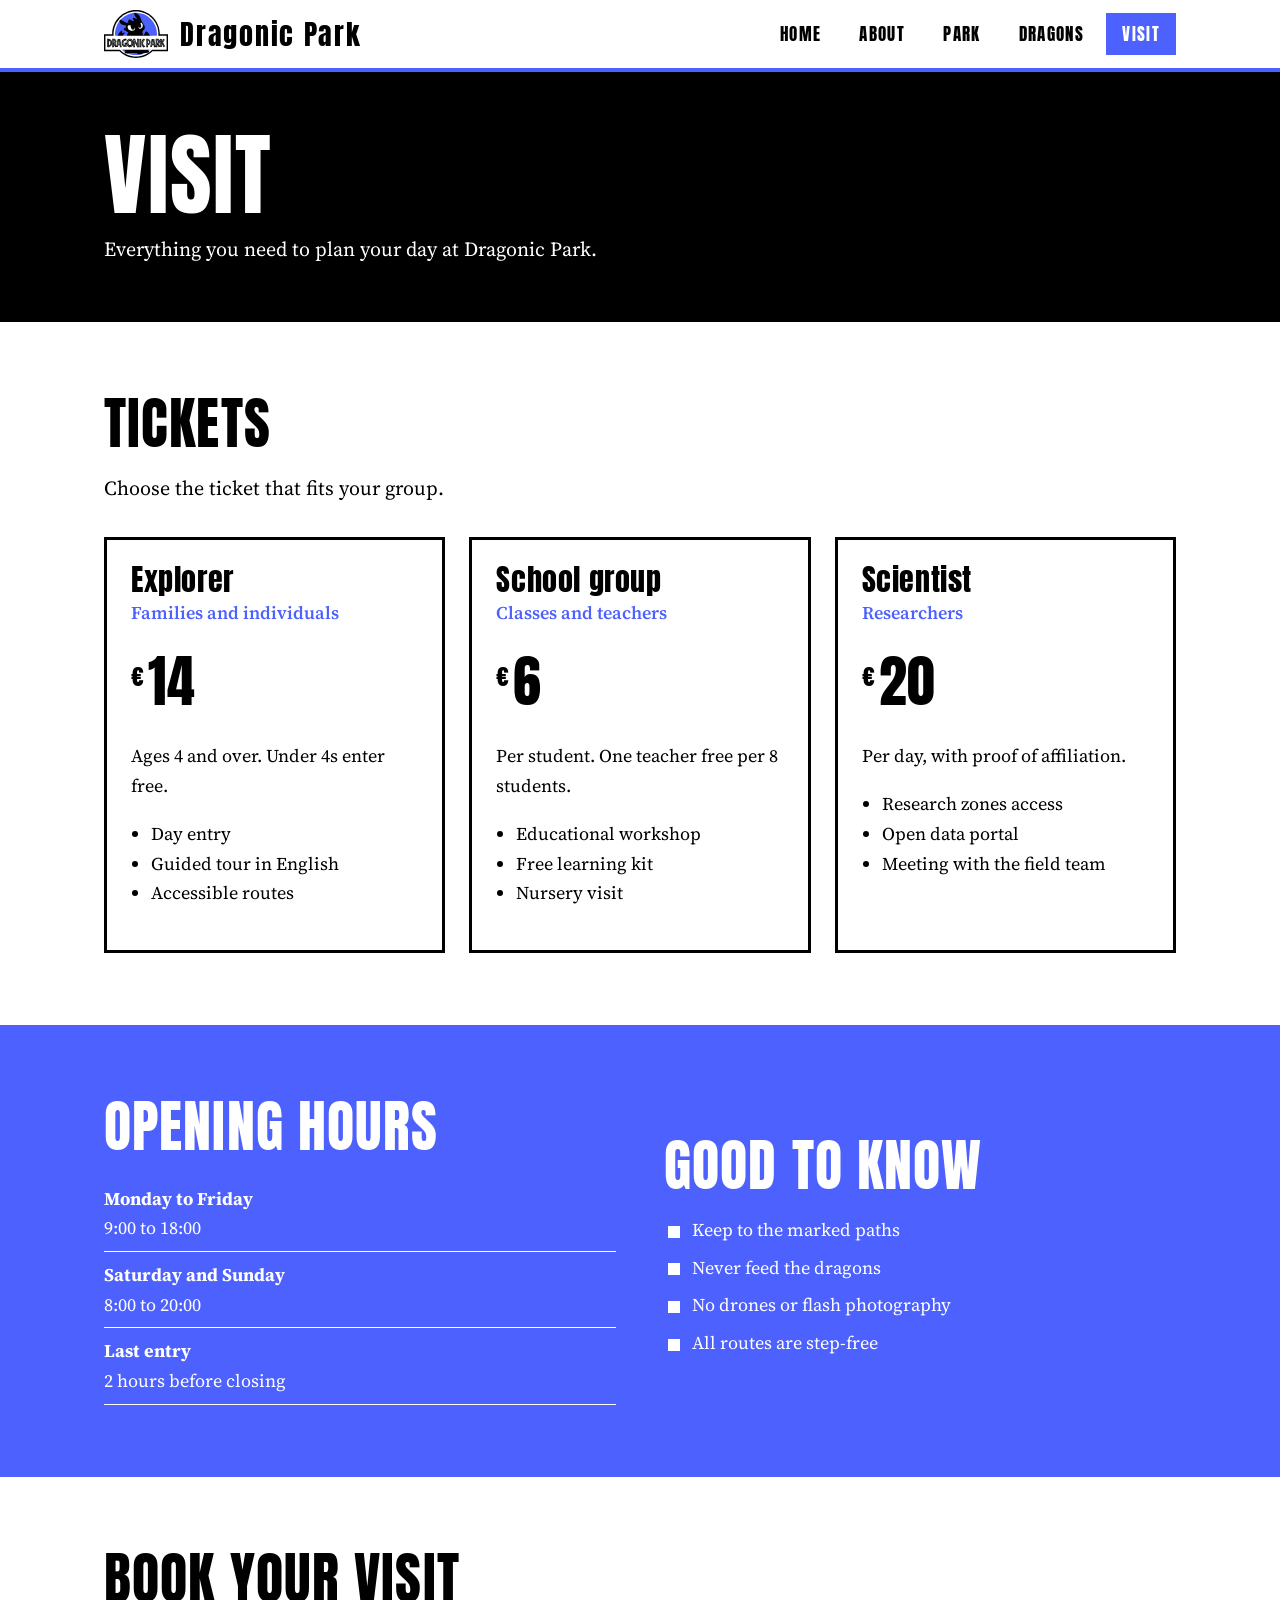
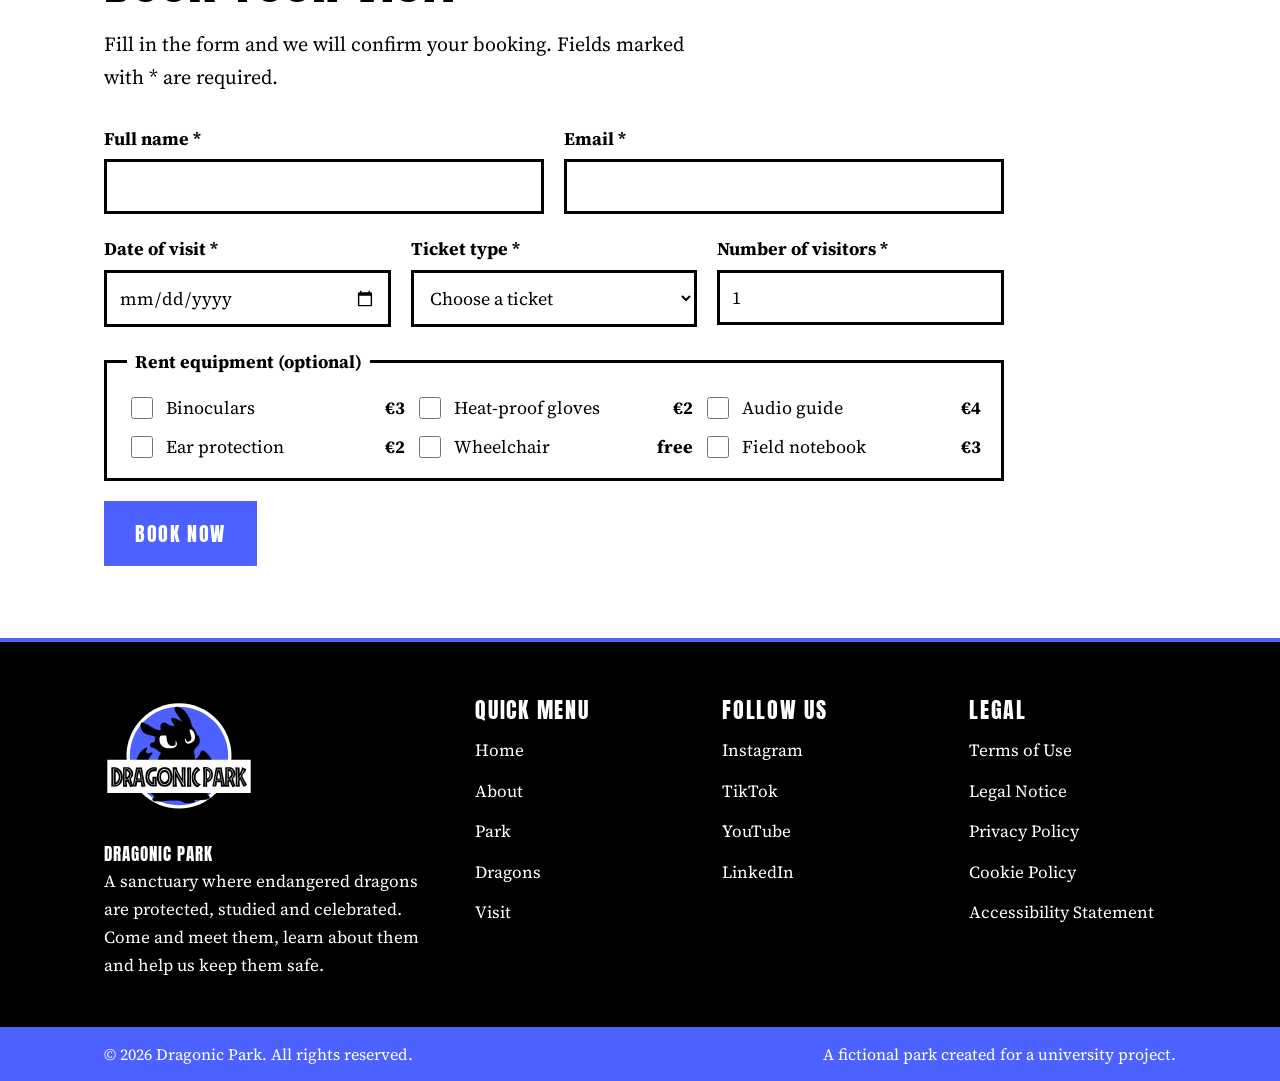
<file: visit.html>
<!DOCTYPE html>
<html lang="en"><head><meta charset="UTF-8"><meta name="viewport" content="width=device-width, initial-scale=1">
<title>Visit — Dragonic Park</title>
<link rel="preconnect" href="https://fonts.googleapis.com"><link rel="preconnect" href="https://fonts.gstatic.com" crossorigin>
<link href="https://fonts.googleapis.com/css2?family=Anton&family=Source+Serif+4:wght@400;600;700&display=swap" rel="stylesheet">
<link rel="stylesheet" href="style.css"></head><body>
<a class="skip" href="#main">Skip to main content</a>
<header class="top"><div class="wrap"><a class="brand" href="index.html"><img src="logo.svg" alt="">Dragonic Park</a><nav aria-label="Main navigation"><ul><li><a href="index.html">Home</a></li><li><a href="about.html">About</a></li><li><a href="park.html">Park</a></li><li><a href="dragons.html">Dragons</a></li><li><a href="visit.html" aria-current="page">Visit</a></li></ul></nav></div></header>
<main id="main"><div class="page-title"><div class="wrap"><h1>Visit</h1><p>Everything you need to plan your day at Dragonic Park.</p></div></div>
<section><div class="wrap"><h2>Tickets</h2><p class="lead">Choose the ticket that fits your group.</p><div class="plans"><article class="plan"><h3>Explorer</h3><p class="tag">Families and individuals</p><p class="price"><sup>€</sup>14</p><p>Ages 4 and over. Under 4s enter free.</p><ul><li>Day entry</li><li>Guided tour in English</li><li>Accessible routes</li></ul></article><article class="plan"><h3>School group</h3><p class="tag">Classes and teachers</p><p class="price"><sup>€</sup>6</p><p>Per student. One teacher free per 8 students.</p><ul><li>Educational workshop</li><li>Free learning kit</li><li>Nursery visit</li></ul></article><article class="plan"><h3>Scientist</h3><p class="tag">Researchers</p><p class="price"><sup>€</sup>20</p><p>Per day, with proof of affiliation.</p><ul><li>Research zones access</li><li>Open data portal</li><li>Meeting with the field team</li></ul></article></div></div></section>
<section class="dark"><div class="wrap cols"><div><h2>Opening hours</h2><ul class="hours"><li><b>Monday to Friday</b> 9:00 to 18:00</li><li><b>Saturday and Sunday</b> 8:00 to 20:00</li><li><b>Last entry</b> 2 hours before closing</li></ul></div>
<div><h2>Good to know</h2><ul class="check"><li>Keep to the marked paths</li><li>Never feed the dragons</li><li>No drones or flash photography</li><li>All routes are step-free</li></ul></div></div></section>
<section id="book"><div class="wrap"><h2>Book your visit</h2><p class="lead">Fill in the form and we will confirm your booking. Fields marked with * are required.</p>
<form id="booking" novalidate>
<div class="row"><div class="field"><label for="name">Full name *</label><input id="name" name="name" type="text" autocomplete="name" required></div>
<div class="field"><label for="email">Email *</label><input id="email" name="email" type="email" autocomplete="email" required></div></div>
<div class="row"><div class="field"><label for="date">Date of visit *</label><input id="date" name="date" type="date" required></div>
<div class="field"><label for="ticket">Ticket type *</label><select id="ticket" name="ticket" required><option value="">Choose a ticket</option><option>Explorer (€14)</option><option>School group (€6 per student)</option><option>Scientist (€20)</option></select></div>
<div class="field"><label for="people">Number of visitors *</label><input id="people" name="people" type="number" min="1" max="60" value="1" required></div></div>
<fieldset><legend>Rent equipment (optional)</legend><div class="eq"><label class="check-row"><input type="checkbox" name="equipment" value="Binoculars"> Binoculars <span>€3</span></label><label class="check-row"><input type="checkbox" name="equipment" value="Heat-proof gloves"> Heat-proof gloves <span>€2</span></label><label class="check-row"><input type="checkbox" name="equipment" value="Audio guide"> Audio guide <span>€4</span></label><label class="check-row"><input type="checkbox" name="equipment" value="Ear protection"> Ear protection <span>€2</span></label><label class="check-row"><input type="checkbox" name="equipment" value="Wheelchair"> Wheelchair <span>free</span></label><label class="check-row"><input type="checkbox" name="equipment" value="Field notebook"> Field notebook <span>€3</span></label></div></fieldset>
<p id="error" class="msg err" role="alert" hidden></p>
<button class="btn" type="submit">Book now</button></form>
<p id="ok" class="msg ok" role="status" tabindex="-1" hidden></p></div></section></main>
<footer class="site-footer">
<div class="wrap foot-grid">
<div class="foot-about"><a href="index.html" class="foot-logo"><img src="logo.svg" alt="Dragonic Park logo" width="150" height="112"></a><p class="foot-brand">Dragonic Park</p><p>A sanctuary where endangered dragons are protected, studied and celebrated. Come and meet them, learn about them and help us keep them safe.</p></div>
<nav aria-label="Quick menu"><h2>Quick menu</h2><ul><li><a href="index.html">Home</a></li><li><a href="about.html">About</a></li><li><a href="park.html">Park</a></li><li><a href="dragons.html">Dragons</a></li><li><a href="visit.html">Visit</a></li></ul></nav>
<nav aria-label="Social media"><h2>Follow us</h2><ul><li><a href="https://www.instagram.com/" target="_blank" rel="noopener noreferrer">Instagram<span class="sr"> (opens in a new tab)</span></a></li><li><a href="https://www.tiktok.com/" target="_blank" rel="noopener noreferrer">TikTok<span class="sr"> (opens in a new tab)</span></a></li><li><a href="https://www.youtube.com/" target="_blank" rel="noopener noreferrer">YouTube<span class="sr"> (opens in a new tab)</span></a></li><li><a href="https://www.linkedin.com/" target="_blank" rel="noopener noreferrer">LinkedIn<span class="sr"> (opens in a new tab)</span></a></li></ul></nav>
<nav aria-label="Legal information"><h2>Legal</h2><ul><li><a href="terms.html">Terms of Use</a></li><li><a href="legal-notice.html">Legal Notice</a></li><li><a href="privacy.html">Privacy Policy</a></li><li><a href="cookies.html">Cookie Policy</a></li><li><a href="accessibility.html">Accessibility Statement</a></li></ul></nav>
</div>
<div class="foot-bottom"><div class="wrap"><p>© 2026 Dragonic Park. All rights reserved.</p><p>A fictional park created for a university project.</p></div></div>
</footer>
<script>
(function(){var f=document.getElementById('booking'),e=document.getElementById('error'),o=document.getElementById('ok'),d=document.getElementById('date');
d.min=new Date().toISOString().split('T')[0];
f.addEventListener('submit',function(ev){ev.preventDefault();o.hidden=true;
var m=[];if(!f.name.value.trim())m.push('your name');if(!/^\S+@\S+\.\S+$/.test(f.email.value))m.push('a valid email');if(!f.date.value)m.push('a date');if(!f.ticket.value)m.push('a ticket type');if(!(f.people.value>0))m.push('the number of visitors');
if(m.length){e.textContent='Please enter '+m.join(', ')+'.';e.hidden=false;return}
e.hidden=true;var q=[].map.call(f.querySelectorAll('input[name=equipment]:checked'),function(x){return x.value});
o.textContent='Thank you, '+f.name.value.trim()+'! Your booking request for '+f.people.value+' visitor(s) on '+f.date.value+' ('+f.ticket.value+')'+(q.length?' with '+q.join(', '):'')+' has been received. A confirmation will be sent to '+f.email.value+'.';
o.hidden=false;o.focus();f.reset();d.min=new Date().toISOString().split('T')[0]})})();
</script>
</body></html>
</file>
<file: style.css>
:root{--black:#000;--blue:#4C61FD;--white:#fff;--display:"Anton","Impact","Arial Narrow",sans-serif;--body:"Source Serif 4",Georgia,serif}
*{box-sizing:border-box}html{scroll-behavior:smooth;scroll-padding-top:90px}
body{margin:0;background:#fff;color:#000;font:18px/1.65 var(--body)}
img,svg{max-width:100%}a{color:inherit}
h1,h2,h3{font-family:var(--display);font-weight:400;letter-spacing:.02em;line-height:1.05;margin:0}
.wrap{max-width:1120px;margin:0 auto;padding:0 24px}
.skip{position:absolute;left:-999px;background:#fff;color:#000;border:2px solid #000;padding:10px 16px;z-index:20}.skip:focus{left:8px;top:8px}
a:focus-visible,button:focus-visible,.shop li:focus-visible{outline:3px solid #000;outline-offset:3px;box-shadow:0 0 0 6px #fff}
/* header */
.top{position:sticky;top:0;z-index:50;background:#fff;color:#000;border-bottom:4px solid var(--blue)}
.top .wrap{display:flex;align-items:center;justify-content:space-between;gap:16px;flex-wrap:wrap;padding-top:10px;padding-bottom:10px}
.brand{display:flex;align-items:center;gap:12px;text-decoration:none;font:28px var(--display);letter-spacing:.06em}
.brand img{height:48px;width:auto;display:block}
nav ul{display:flex;gap:6px;list-style:none;margin:0;padding:0;flex-wrap:wrap}
nav a{display:block;padding:8px 16px;text-decoration:none;font:17px var(--display);letter-spacing:.08em;text-transform:uppercase}
nav a:hover,nav a[aria-current]{background:var(--blue);color:#fff}
/* hero */
.hero{background:#fff;color:#000;text-align:center;padding:40px 0 64px}
.emblem{display:block;width:min(240px,60vw);height:auto;margin:0 auto 20px}
.hero h1{font-size:clamp(46px,9vw,100px);color:var(--blue);text-transform:uppercase}
.hero p{max-width:640px;margin:18px auto 30px;font-size:20px}
.btn{display:inline-block;padding:14px 28px;background:var(--blue);color:#fff;text-decoration:none;font:20px var(--display);letter-spacing:.08em;text-transform:uppercase;border:3px solid var(--blue)}
.btn:hover{background:#000;border-color:#000}
.btn.alt{background:transparent;border-color:#000;color:#000;margin-left:10px}
.btn.alt:hover{background:#000;color:#fff}
.dark .btn{background:#fff;color:#000;border-color:#fff}.dark .btn:hover{background:#000;color:#fff;border-color:#000}
.strip{background:var(--blue);color:#fff;font:20px var(--display);letter-spacing:.06em;text-align:center;padding:12px 16px}
/* sections */
section{padding:72px 0}
.dark{background:var(--blue);color:#fff}
h2{font-size:clamp(34px,5vw,56px);text-transform:uppercase;margin-bottom:20px}
.lead{max-width:62ch;font-size:20px}
.cols{display:grid;grid-template-columns:1fr 1fr;gap:48px;align-items:center}
.stats{display:grid;grid-template-columns:repeat(3,1fr);gap:16px;text-align:center}
.stats div{border:3px solid #000;padding:22px 10px;transition:transform .25s,background .25s,color .25s,box-shadow .25s}.stats div:hover{transform:translateY(-8px);background:var(--blue);color:#fff;border-color:var(--blue);box-shadow:0 10px 0 #000}.stats div:hover b{color:#fff}.stats b{display:block;font:48px var(--display);color:var(--blue)}
.grid{display:grid;grid-template-columns:repeat(3,1fr);gap:24px;margin-top:36px}
.card{background:#fff;color:#000;border-top:12px solid #000;overflow:hidden}.card img{display:block;width:100%;height:auto;aspect-ratio:4/3;object-fit:cover}.card-body{padding:22px}
.card h3{font-size:28px;margin-bottom:4px}.card small{display:block;font-weight:700;margin-bottom:10px;color:var(--blue)}
.card p{margin:0;font-size:17px}
.info{display:grid;grid-template-columns:repeat(3,1fr);gap:24px;margin-top:36px}
.info article{border-left:6px solid var(--blue);padding:4px 0 4px 18px}.info h3{font-size:28px;margin-bottom:8px}
.tags{display:flex;flex-wrap:wrap;gap:10px;list-style:none;padding:0;margin:20px 0 0}
.tags li{border:2px solid currentColor;padding:6px 14px;font-weight:600;transition:transform .2s,background .2s,color .2s;cursor:default}.tags li:hover{transform:translateY(-4px) rotate(-2deg);background:#fff;color:var(--blue)}
.shop{display:grid;grid-template-columns:repeat(4,1fr);gap:16px;list-style:none;padding:0;margin:30px 0 0}
.shop li{position:relative;overflow:hidden;min-height:250px;display:flex;flex-direction:column;justify-content:flex-end;background:#000;color:#fff;padding:20px;cursor:pointer;transition:transform .25s}
.shop li:hover{transform:scale(1.05);z-index:1}
.shop li img{position:absolute;left:0;top:0;width:100%;height:140px;object-fit:cover;;transition:transform .35s}
.shop b{display:block;font:22px var(--display)}
.page-title{background:#000;color:#fff;padding:56px 0}.page-title h1{font-size:clamp(44px,8vw,90px);text-transform:uppercase}
.page-title p{color:#fff;max-width:60ch;font-size:20px;margin:10px 0 0}
.policy{display:grid;grid-template-columns:repeat(3,1fr);gap:24px;margin-top:30px}
.policy article{background:#fff;border-top:8px solid #000;padding:24px}.policy h3{font-size:28px;margin-bottom:10px}
.policy ul{padding-left:20px;margin:0}.policy li{margin-bottom:6px;font-size:17px}
.site-footer{background:#000;color:#fff;border-top:4px solid var(--blue)}
.foot-grid{display:grid;grid-template-columns:1.6fr 1fr 1fr 1fr;gap:40px;padding-top:56px;padding-bottom:48px}
.foot-brand{font:32px var(--display);letter-spacing:.06em;text-transform:uppercase;margin:0 0 12px}
.foot-about p{margin:0;max-width:36ch;font-size:17px}
.site-footer h2{font-size:22px;margin:0 0 14px;letter-spacing:.08em}
.site-footer ul{list-style:none;margin:0;padding:0}.site-footer li{margin-bottom:8px}
.site-footer a{color:#fff;text-decoration:none;font-size:17px;border-bottom:2px solid transparent;padding:2px 0;transition:border-color .2s,padding-left .2s}
.site-footer a:hover{border-bottom-color:var(--blue);padding-left:6px}
.site-footer a:focus-visible{outline:3px solid #fff;outline-offset:3px;box-shadow:none}
.foot-bottom{background:var(--blue);color:#fff}
.foot-bottom .wrap{display:flex;justify-content:space-between;gap:12px;flex-wrap:wrap;padding-top:14px;padding-bottom:14px}.foot-bottom p{margin:0;font-size:16px}
.site-footer nav ul{display:flex;flex-direction:column;gap:0}
.site-footer nav a{display:inline-block;font:17px/1.5 var(--body);letter-spacing:0;text-transform:none;padding:2px 0}
.site-footer nav a:hover{background:none;color:#fff}
.foot-logo{display:inline-block;padding:10px;margin-bottom:16px;border:0}
.foot-logo img{display:block;width:150px;height:auto}
.sr{position:absolute;width:1px;height:1px;overflow:hidden;clip:rect(0 0 0 0);white-space:nowrap}
@media(max-width:860px){.foot-grid{grid-template-columns:1fr 1fr}.grid,.info,.policy,.shop{grid-template-columns:1fr 1fr}.cols{grid-template-columns:1fr}}
@media(max-width:560px){.foot-grid{grid-template-columns:1fr}.grid,.info,.policy,.shop,.stats{grid-template-columns:1fr}.btn.alt{margin:12px 0 0}}
@media(prefers-reduced-motion:reduce){html{scroll-behavior:auto}*{transition:none!important}.stats div:hover,.tags li:hover,.shop li:hover{transform:none}.site-footer a:hover{padding-left:0}}

/* Hidden scrollbar (scrolling still works) */
html{scrollbar-width:none;-ms-overflow-style:none}
html::-webkit-scrollbar,body::-webkit-scrollbar{display:none;width:0;height:0}

/* Park, Dragons, Visit */
.check{list-style:none;padding:0;margin:16px 0 0}.check li{padding-left:28px;margin-bottom:8px;position:relative}.check li::before{content:"";position:absolute;left:4px;top:.6em;width:12px;height:12px;background:var(--blue)}
.dark .check li::before{background:#fff}
.chips{display:flex;flex-wrap:wrap;gap:10px;margin:22px 0 10px}
.chip{font:18px var(--display);letter-spacing:.06em;text-transform:uppercase;padding:8px 20px;border:3px solid #000;background:#fff;color:#000;cursor:pointer}
.chip:hover{background:#000;color:#fff}.chip[aria-pressed="true"]{background:var(--blue);border-color:var(--blue);color:#fff}
.card[hidden]{display:none}
.facts{margin:14px 0 0;display:grid;grid-template-columns:auto 1fr;gap:4px 12px;font-size:16px}.facts dt{font-weight:700;color:var(--blue);}.facts dd{margin:0;white-space: nowrap;overflow: hidden;text-overflow:ellipsis;}
.dragons .card-body p {display:-webkit-box;-webkit-box-orient:vertical;line-clamp:var(--black);-webkit-line-clamp:2;overflow:hidden}
.steps{list-style:none;counter-reset:s;display:grid;grid-template-columns:repeat(5,1fr);gap:16px;padding:0;margin:32px 0 0}
.steps li{counter-increment:s;background:#fff;color:#000;padding:20px;border-top:8px solid #000}.steps li::before{content:counter(s);font:36px var(--display);color:var(--blue)}.steps h3{font-size:26px;margin:4px 0 8px}.steps p{margin:0;font-size:16px}
.plans{display:grid;grid-template-columns:repeat(3,1fr);gap:24px;margin-top:32px}
.plan{border:3px solid #000;padding:24px}.plan h3{font-size:30px}.plan .tag{margin:2px 0 12px;font-weight:600;color:var(--blue)}.plan .price{font:56px var(--display);margin:0}.plan .price sup{font-size:24px;margin-right:4px}.plan ul{padding-left:20px}
.hours{list-style:none;padding:0;margin:16px 0 0}.hours li{padding:8px 0;border-bottom:1px solid #fff}.hours b{display:block}
form{margin-top:30px;max-width:900px}.row{display:flex;flex-wrap:wrap;gap:20px;margin-bottom:20px}.field{flex:1 1 240px;display:flex;flex-direction:column}
label{font-weight:700;margin-bottom:6px}
input[type=text],input[type=email],input[type=date],input[type=number],select{font:18px var(--body);padding:12px;border:3px solid #000;background:#fff;color:#000;width:100%}
input:focus-visible,select:focus-visible,input[type=checkbox]:focus-visible{outline:3px solid var(--blue);outline-offset:2px}
fieldset{border:3px solid #000;padding:16px 20px;margin:0 0 20px}legend{font-weight:700;padding:0 8px}
.eq{display:grid;grid-template-columns:repeat(3,1fr);gap:10px}.check-row{display:flex;align-items:center;gap:10px;font-weight:400;margin:0}.check-row input{width:22px;height:22px;accent-color:var(--blue)}.check-row span{margin-left:auto;font-weight:700}
.msg{padding:14px 18px;margin:0 0 20px;font-weight:600}.err{border:3px solid #000;background:#fff}.ok{background:var(--blue);color:#fff;margin-top:24px;max-width:900px}
@media(max-width:860px){.steps,.plans,.eq{grid-template-columns:1fr 1fr}}@media(max-width:560px){.steps,.plans,.eq{grid-template-columns:1fr}}
</file>
